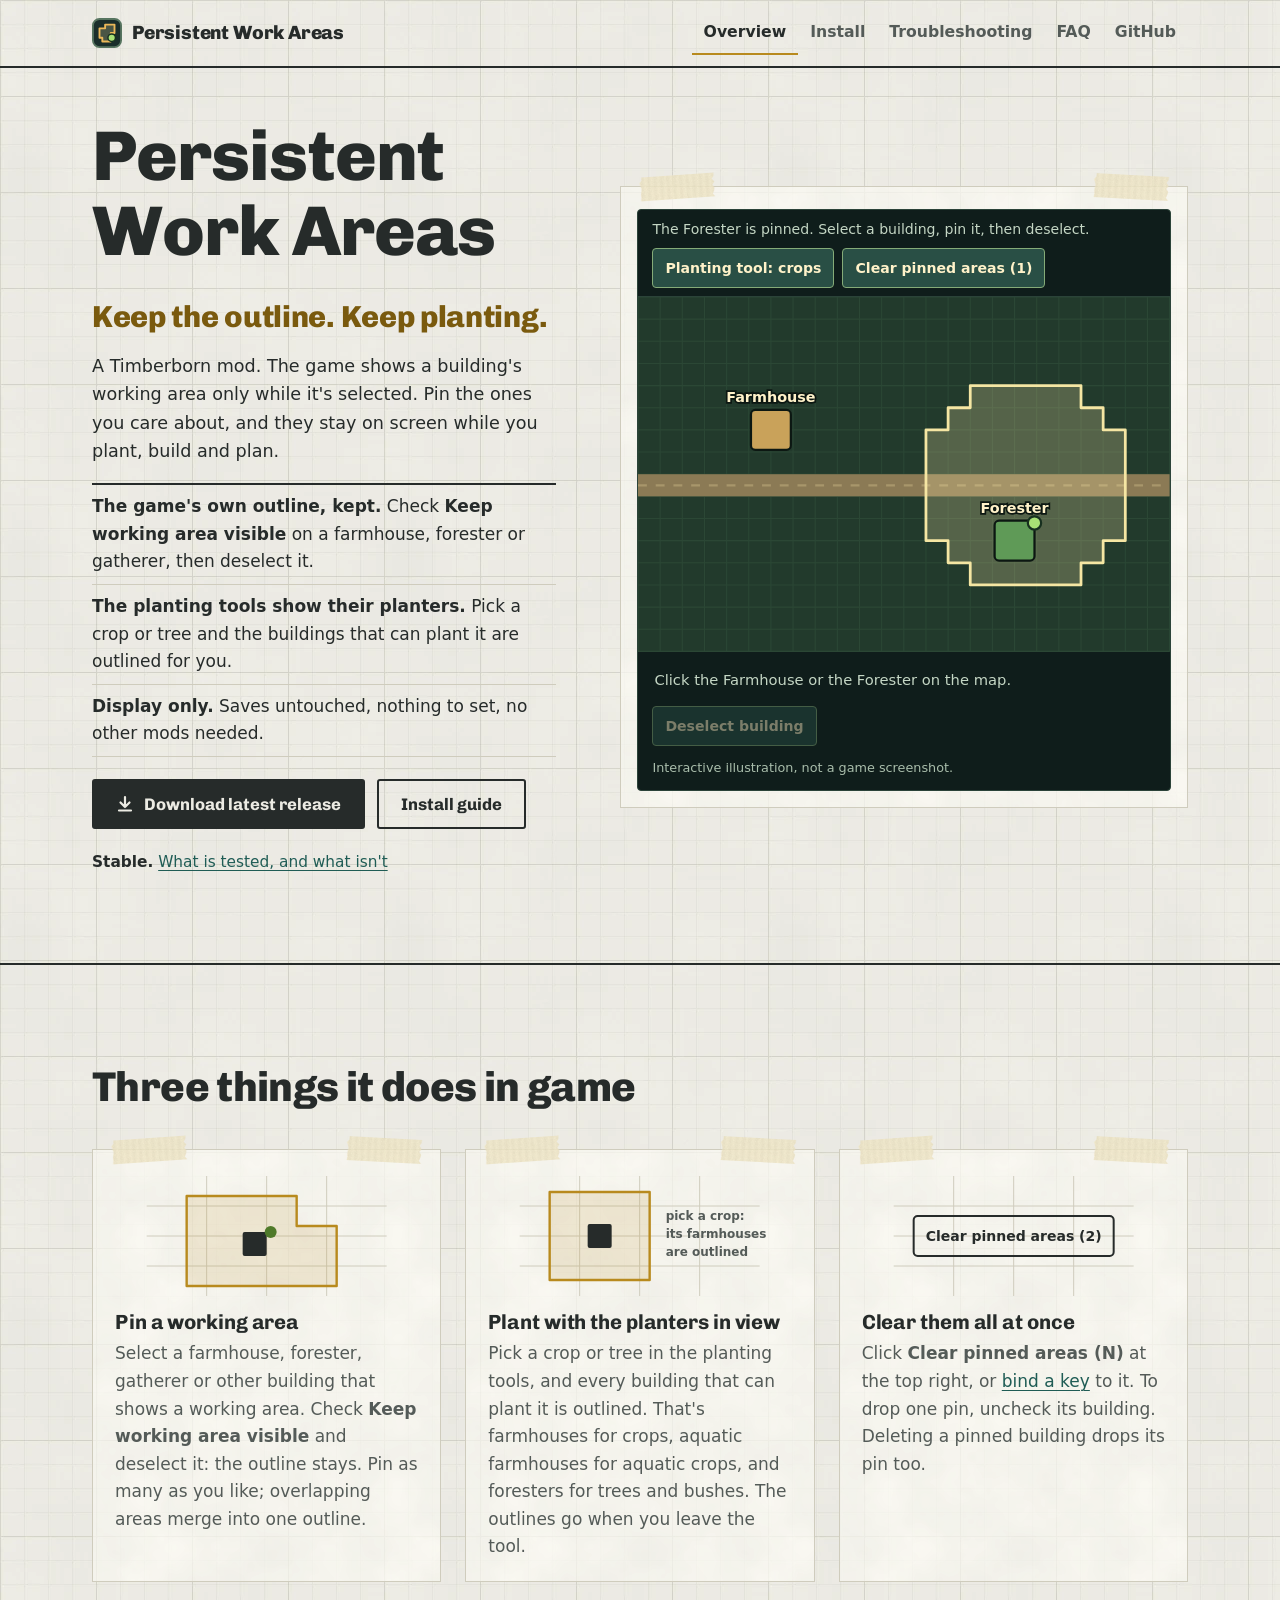
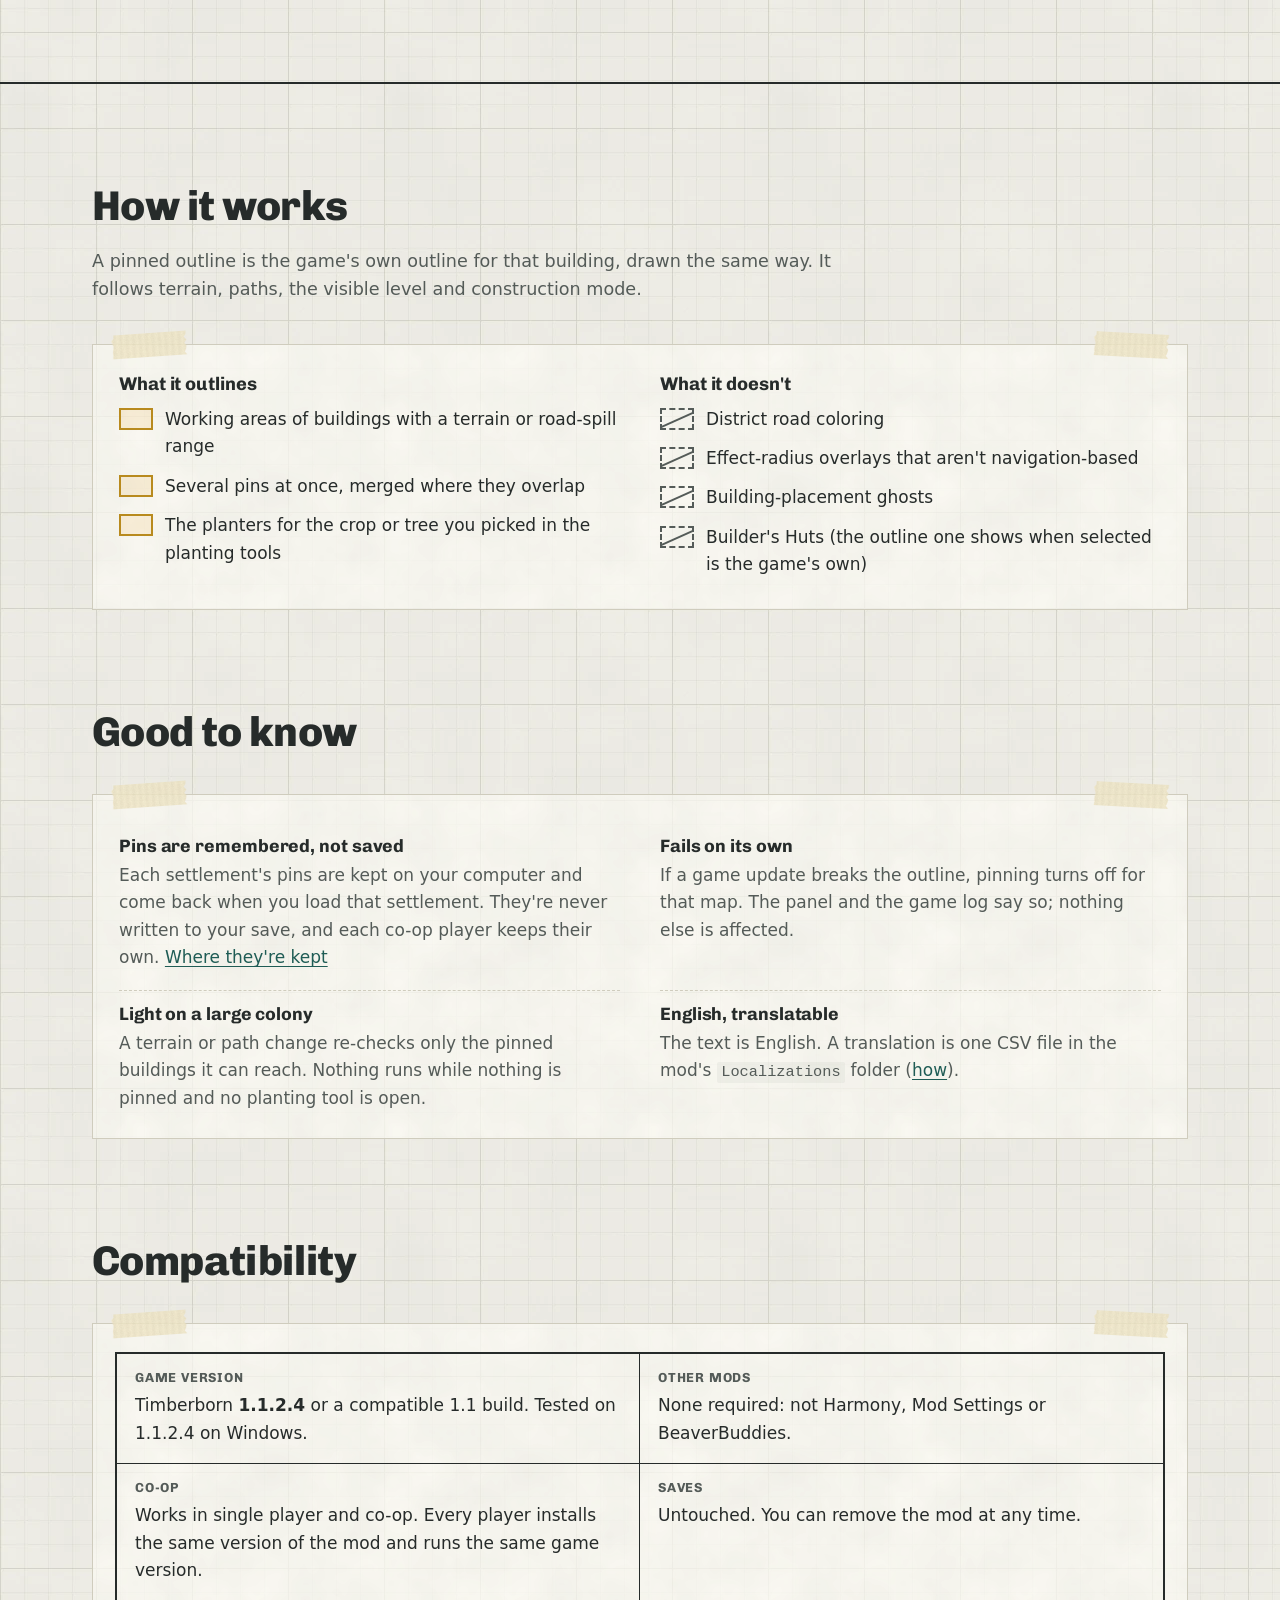
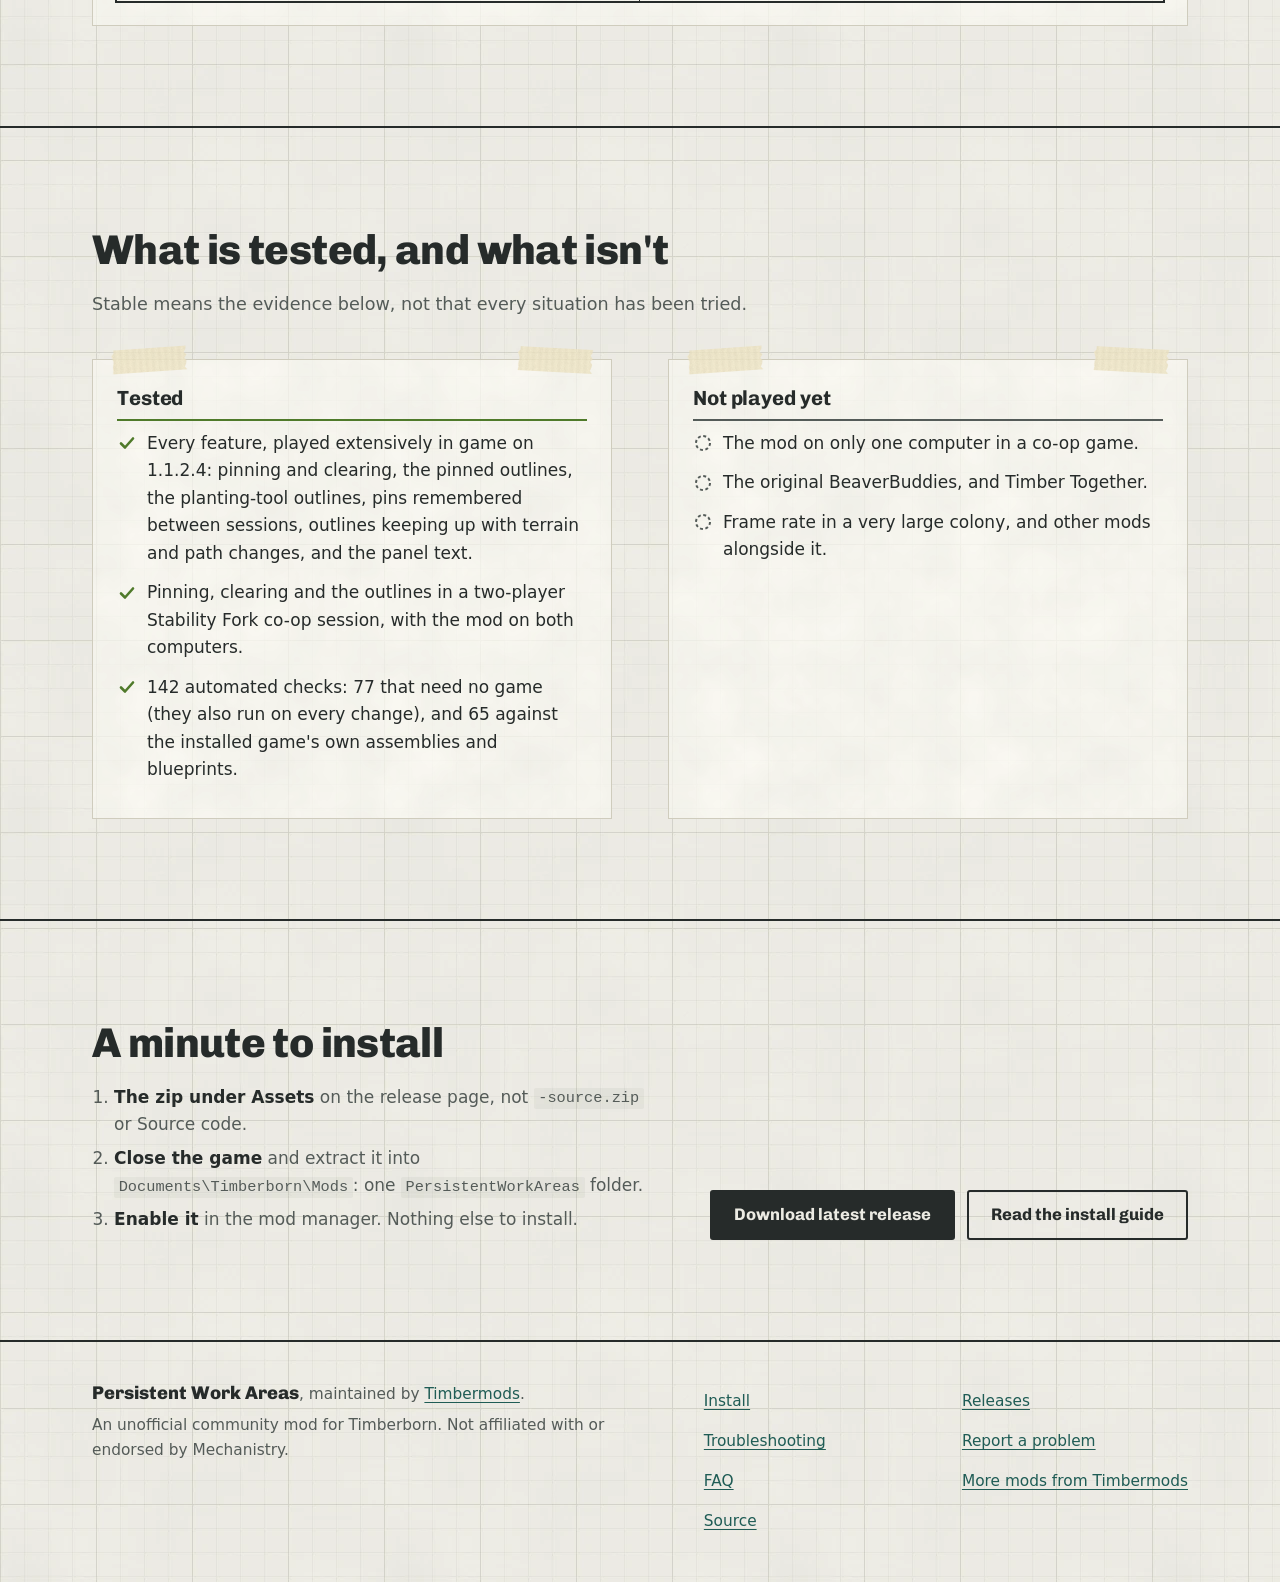
<file: docs/index.html>
<!doctype html>
<html lang="en">
<head>
<meta charset="utf-8">
<meta name="viewport" content="width=device-width, initial-scale=1">
<title>Persistent Work Areas</title>
<meta name="description" content="A Timberborn mod that keeps a building's working-area outline visible after you deselect it, and outlines the planters while you use the planting tools. Display only; saves untouched; no other mods needed.">
<link rel="canonical" href="https://timbermods.github.io/PersistentWorkAreas/">
<link rel="icon" href="assets/favicon.svg" type="image/svg+xml">
<meta property="og:type" content="website">
<meta property="og:title" content="Persistent Work Areas, a Timberborn mod">
<meta property="og:description" content="Keep the outline, keep planting: pin a building's working area so it stays on screen after you deselect it.">
<meta property="og:url" content="https://timbermods.github.io/PersistentWorkAreas/">
<meta name="theme-color" content="#ecebe3" media="(prefers-color-scheme: light)">
<meta name="theme-color" content="#17221f" media="(prefers-color-scheme: dark)">
<link rel="preload" href="assets/fonts/chivo-latin-800-normal.woff2" as="font" type="font/woff2" crossorigin>
<link rel="stylesheet" href="assets/style.css">
</head>
<body>
<a class="skip" href="#main">Skip to content</a>
<header class="site-header">
  <div class="container bar">
    <a class="brand" href="index.html">
      <svg viewBox="0 0 32 32" aria-hidden="true"><rect x="1" y="1" width="30" height="30" rx="7" fill="#1a2e2b" stroke="#577560" stroke-width="2"/><path d="M8 11h6V7h10v9h-4v9h-9v-4H8z" fill="#f5e6a3" fill-opacity=".22" stroke="#ebb859" stroke-width="2" stroke-linejoin="round"/><circle cx="21" cy="21" r="4" fill="#a8e075" stroke="#17301f" stroke-width="1.5"/></svg>
      <span>Persistent Work Areas</span>
    </a>
    <nav aria-label="Main">
      <ul>
        <li><a href="index.html" aria-current="page">Overview</a></li>
        <li><a href="install.html">Install</a></li>
        <li><a href="troubleshooting.html">Troubleshooting</a></li>
        <li><a href="faq.html">FAQ</a></li>
        <li><a href="https://github.com/timbermods/PersistentWorkAreas">GitHub</a></li>
      </ul>
    </nav>
  </div>
</header>

<main id="main">
  <div class="hero">
    <div class="container hero-grid">
      <div>
        <h1>Persistent Work Areas</h1>
        <p class="pitch">Keep the outline. Keep planting.</p>
        <p class="lede">A Timberborn mod. The game shows a building's working area only while it's selected. Pin the ones you care about, and they stay on screen while you plant, build and plan.</p>
        <ul class="facts">
          <li><b>The game's own outline, kept.</b> Check <strong>Keep working area visible</strong> on a farmhouse, forester or gatherer, then deselect it.</li>
          <li><b>The planting tools show their planters.</b> Pick a crop or tree and the buildings that can plant it are outlined for you.</li>
          <li><b>Display only.</b> Saves untouched, nothing to set, no other mods needed.</li>
        </ul>
        <div class="btn-row">
          <a class="btn" href="https://github.com/timbermods/PersistentWorkAreas/releases/latest" data-latest-zip><svg viewBox="0 0 18 18" aria-hidden="true"><path d="M9 2v10M4.5 7.5L9 12l4.5-4.5M3 15.5h12" fill="none" stroke="currentColor" stroke-width="2.2" stroke-linecap="round" stroke-linejoin="round"/></svg>Download latest release</a>
          <a class="btn btn-secondary" href="install.html">Install guide</a>
        </div>
        <p class="status-note"><strong>Stable.</strong> <span class="ver" data-latest-version hidden></span> <a href="#status">What is tested, and what isn't</a></p>
      </div>

      <div class="demo-sheet sheet taped">
        <figure class="demo" id="demo" aria-labelledby="demo-cap">
          <div class="demo-top">
            <span class="t" id="demo-cap">The Forester is pinned. Select a building, pin it, then deselect.</span>
            <div class="demo-tools">
              <button type="button" class="ui-btn" data-plant aria-pressed="false" hidden>Planting tool: crops</button>
              <button type="button" class="ui-btn" data-clear hidden>Clear pinned areas (0)</button>
            </div>
          </div>
          <svg class="map" viewBox="0 0 480 320" role="group" aria-label="Simplified map with a Farmhouse and a Forester beside a road"></svg>
          <div class="demo-ui">
            <p class="ui-empty">Click the Farmhouse or the Forester on the map.</p>
            <div class="ui-panel" hidden>
              <div class="h">WORKING AREA</div>
              <div class="who"></div>
              <button type="button" class="ui-toggle" aria-pressed="false">
                <span class="box" aria-hidden="true"><i></i></span>
                <span class="name">Keep working area visible</span>
                <span class="state" aria-hidden="true">OFF</span>
              </button>
              <p class="hint"></p>
            </div>
            <div><button type="button" class="ui-btn" data-deselect disabled>Deselect building</button></div>
          </div>
          <div class="demo-foot"><span>Interactive illustration, not a game screenshot.</span><span class="sr-only" role="status" aria-live="polite" data-status></span></div>
        </figure>
      </div>
    </div>
  </div>

  <section class="ruled" id="features">
    <div class="container">
      <div class="section-head">
        <h2>Three things it does in game</h2>
      </div>
      <ul class="moves">
        <li class="move sheet taped">
          <svg viewBox="0 0 240 120" aria-hidden="true"><g class="draw-grid"><path d="M0 30H240M0 60H240M0 90H240M60 0V120M120 0V120M180 0V120"/></g><path class="draw-fill" d="M40 20H150V50H190V110H40Z"/><path class="draw-outline" d="M40 20H150V50H190V110H40Z"/><rect class="draw-bld" x="96" y="56" width="24" height="24" rx="2"/><circle class="draw-pin" cx="124" cy="56" r="6"/></svg>
          <h3>Pin a working area</h3>
          <p>Select a farmhouse, forester, gatherer or other building that shows a working area. Check <strong>Keep working area visible</strong> and deselect it: the outline stays. Pin as many as you like; overlapping areas merge into one outline.</p>
        </li>
        <li class="move sheet taped">
          <svg viewBox="0 0 240 120" aria-hidden="true"><g class="draw-grid"><path d="M0 30H240M0 60H240M0 90H240M60 0V120M120 0V120M180 0V120"/></g><path class="draw-fill" d="M30 16H130V104H30Z"/><path class="draw-outline" d="M30 16H130V104H30Z"/><rect class="draw-bld" x="68" y="48" width="24" height="24" rx="2"/><g class="draw-label"><text x="146" y="44">pick a crop:</text><text x="146" y="62">its farmhouses</text><text x="146" y="80">are outlined</text></g></svg>
          <h3>Plant with the planters in view</h3>
          <p>Pick a crop or tree in the planting tools, and every building that can plant it is outlined. That's farmhouses for crops, aquatic farmhouses for aquatic crops, and foresters for trees and bushes. The outlines go when you leave the tool.</p>
        </li>
        <li class="move sheet taped">
          <svg viewBox="0 0 240 120" aria-hidden="true"><g class="draw-grid"><path d="M0 30H240M0 60H240M0 90H240M60 0V120M120 0V120M180 0V120"/></g><rect x="20" y="40" width="200" height="40" rx="4" fill="none" stroke="currentColor" stroke-width="2"/><text x="120" y="65" text-anchor="middle" class="draw-label draw-strong">Clear pinned areas (2)</text></svg>
          <h3>Clear them all at once</h3>
          <p>Click <strong>Clear pinned areas (N)</strong> at the top right, or <a href="install.html#keybinding">bind a key</a> to it. To drop one pin, uncheck its building. Deleting a pinned building drops its pin too.</p>
        </li>
      </ul>
    </div>
  </section>

  <section class="ruled" id="how">
    <div class="container">
      <div class="section-head">
        <h2>How it works</h2>
        <p>A pinned outline is the game's own outline for that building, drawn the same way. It follows terrain, paths, the visible level and construction mode.</p>
      </div>
      <div class="legend sheet taped">
        <div><h3>What it outlines</h3><ul>
          <li><span class="swatch" aria-hidden="true"></span><span>Working areas of buildings with a terrain or road-spill range</span></li>
          <li><span class="swatch" aria-hidden="true"></span><span>Several pins at once, merged where they overlap</span></li>
          <li><span class="swatch" aria-hidden="true"></span><span>The planters for the crop or tree you picked in the planting tools</span></li>
        </ul></div>
        <div><h3>What it doesn't</h3><ul>
          <li><span class="swatch no" aria-hidden="true"></span><span>District road coloring</span></li>
          <li><span class="swatch no" aria-hidden="true"></span><span>Effect-radius overlays that aren't navigation-based</span></li>
          <li><span class="swatch no" aria-hidden="true"></span><span>Building-placement ghosts</span></li>
          <li><span class="swatch no" aria-hidden="true"></span><span>Builder's Huts (the outline one shows when selected is the game's own)</span></li>
        </ul></div>
      </div>
    </div>
  </section>

  <section class="tight" id="details">
    <div class="container">
      <div class="section-head">
        <h2>Good to know</h2>
      </div>
      <div class="notes-sheet sheet taped">
        <div><h3>Pins are remembered, not saved</h3><p>Each settlement's pins are kept on your computer and come back when you load that settlement. They're never written to your save, and each co-op player keeps their own. <a href="faq.html#persist">Where they're kept</a></p></div>
        <div><h3>Fails on its own</h3><p>If a game update breaks the outline, pinning turns off for that map. The panel and the game log say so; nothing else is affected.</p></div>
        <div><h3>Light on a large colony</h3><p>A terrain or path change re-checks only the pinned buildings it can reach. Nothing runs while nothing is pinned and no planting tool is open.</p></div>
        <div><h3>English, translatable</h3><p>The text is English. A translation is one CSV file in the mod's <code>Localizations</code> folder (<a href="faq.html#language">how</a>).</p></div>
      </div>
    </div>
  </section>

  <section class="tight" id="compat">
    <div class="container">
      <div class="section-head"><h2>Compatibility</h2></div>
      <div class="tb-sheet sheet taped">
        <dl class="title-block">
          <div><dt>Game version</dt><dd><p>Timberborn <strong>1.1.2.4</strong> or a compatible 1.1 build. Tested on 1.1.2.4 on Windows.</p></dd></div>
          <div><dt>Other mods</dt><dd><p>None required: not Harmony, Mod Settings or BeaverBuddies.</p></dd></div>
          <div><dt>Co-op</dt><dd><p>Works in single player and co-op. Every player installs the same version of the mod and runs the same game version.</p></dd></div>
          <div><dt>Saves</dt><dd><p>Untouched. You can remove the mod at any time.</p></dd></div>
        </dl>
      </div>
    </div>
  </section>

  <section class="ruled" id="status">
    <div class="container">
      <div class="section-head">
        <h2>What is tested, and what isn't</h2>
        <p>Stable means the evidence below, not that every situation has been tried.</p>
      </div>
      <div class="status-grid">
        <div class="sheet taped">
          <h3>Tested</h3>
          <ul class="checks">
            <li>Every feature, played extensively in game on 1.1.2.4: pinning and clearing, the pinned outlines, the planting-tool outlines, pins remembered between sessions, outlines keeping up with terrain and path changes, and the panel text.</li>
            <li>Pinning, clearing and the outlines in a two-player Stability Fork co-op session, with the mod on both computers.</li>
            <li>142 automated checks: 77 that need no game (they also run on every change), and 65 against the installed game's own assemblies and blueprints.</li>
          </ul>
        </div>
        <div class="sheet taped open-col">
          <h3>Not played yet</h3>
          <ul class="checks open">
            <li>The mod on only one computer in a co-op game.</li>
            <li>The original BeaverBuddies, and Timber Together.</li>
            <li>Frame rate in a very large colony, and other mods alongside it.</li>
          </ul>
        </div>
      </div>
    </div>
  </section>

  <section class="ruled cta">
    <div class="container">
      <div>
        <h2>A minute to install</h2>
        <ol>
          <li><b>The zip under Assets</b> on the release page, not <code>-source.zip</code> or Source code.</li>
          <li><b>Close the game</b> and extract it into <code>Documents\Timberborn\Mods</code>: one <code>PersistentWorkAreas</code> folder.</li>
          <li><b>Enable it</b> in the mod manager. Nothing else to install.</li>
        </ol>
      </div>
      <div class="btn-row">
        <a class="btn" href="https://github.com/timbermods/PersistentWorkAreas/releases/latest" data-latest-zip>Download latest release</a>
        <a class="btn btn-secondary" href="install.html">Read the install guide</a>
      </div>
    </div>
  </section>
</main>

<footer class="site-footer">
  <div class="container foot">
    <div>
      <p><strong>Persistent Work Areas</strong>, maintained by <a href="https://github.com/timbermods">Timbermods</a>.</p>
      <p>An unofficial community mod for Timberborn. Not affiliated with or endorsed by Mechanistry.</p>
    </div>
    <ul aria-label="Links">
      <li><a href="install.html">Install</a></li>
      <li><a href="troubleshooting.html">Troubleshooting</a></li>
      <li><a href="faq.html">FAQ</a></li>
      <li><a href="https://github.com/timbermods/PersistentWorkAreas">Source</a></li>
      <li><a href="https://github.com/timbermods/PersistentWorkAreas/releases">Releases</a></li>
      <li><a href="https://github.com/timbermods/PersistentWorkAreas/issues">Report a problem</a></li>
      <li><a href="https://timbermods.github.io/">More mods from Timbermods</a></li>
    </ul>
  </div>
</footer>
<script src="assets/site.js" defer></script>
<script src="assets/demo.js" defer></script>
</body>
</html>
</file>
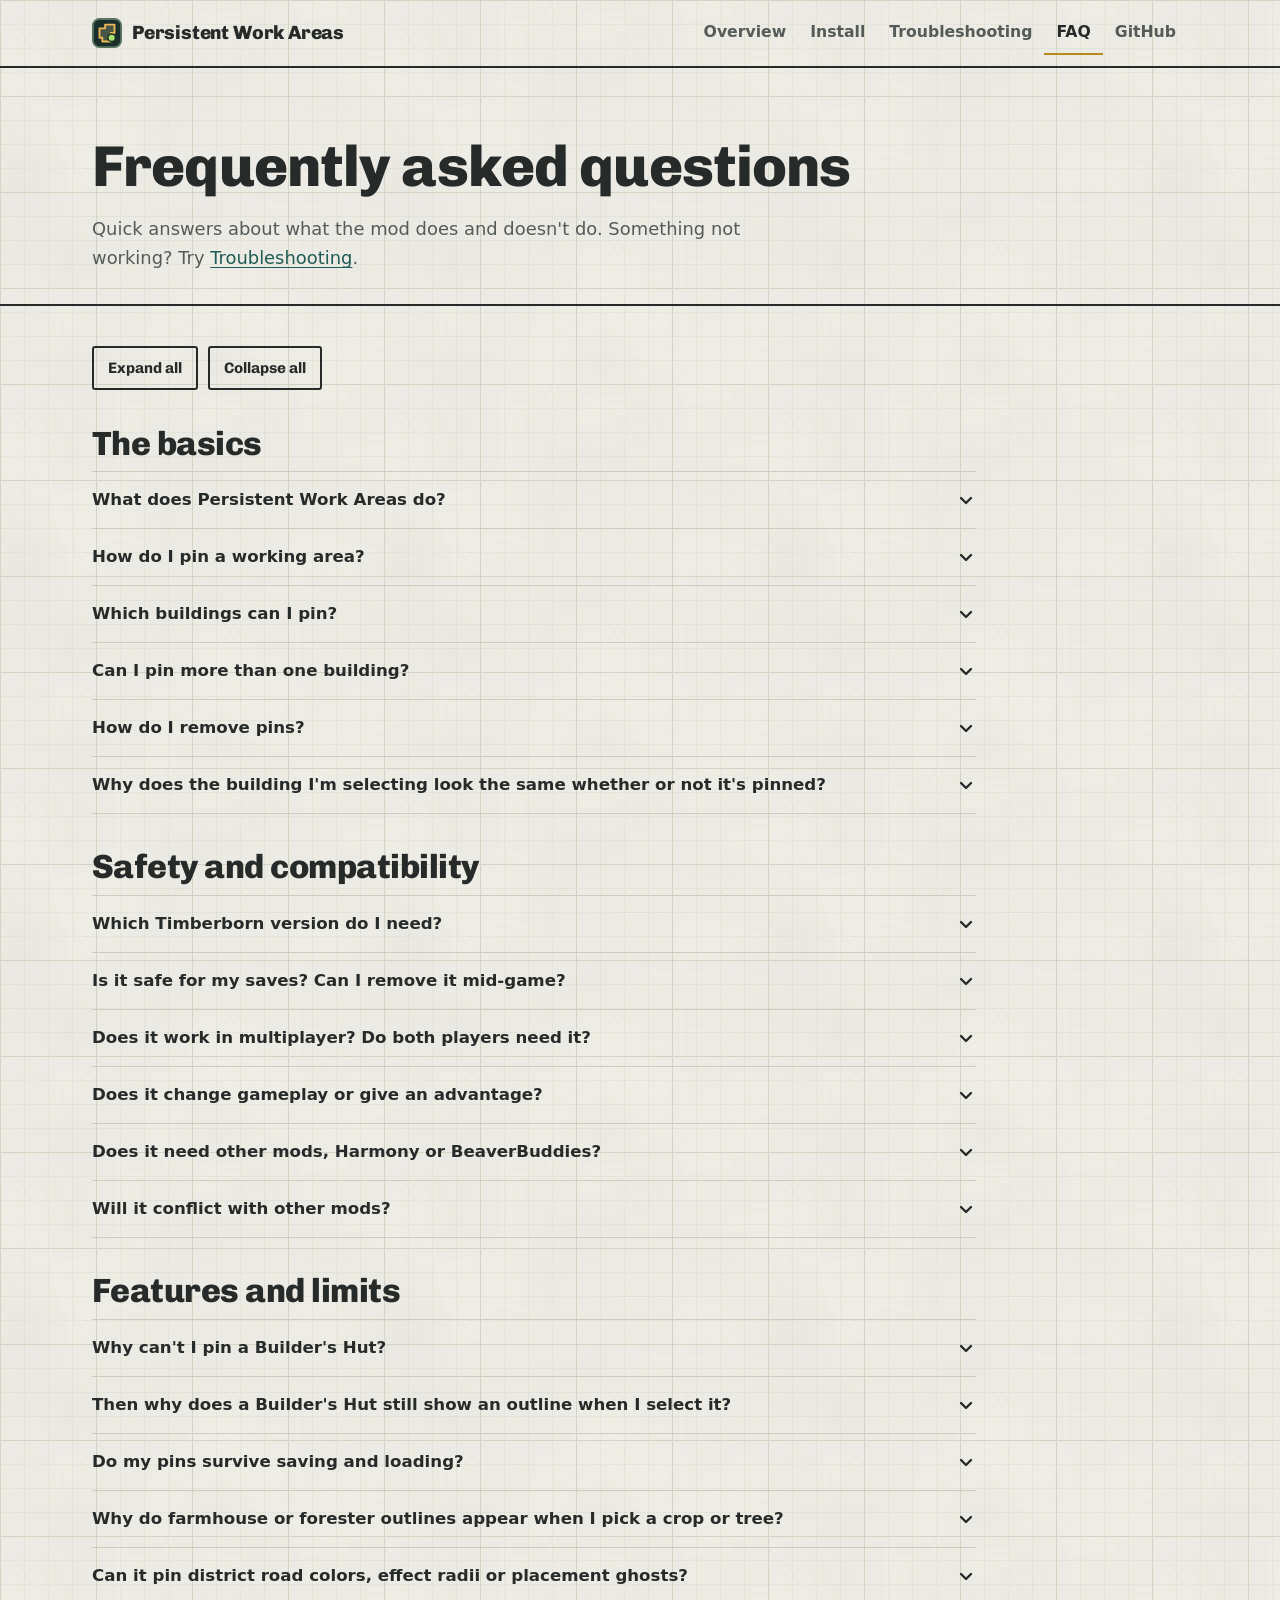
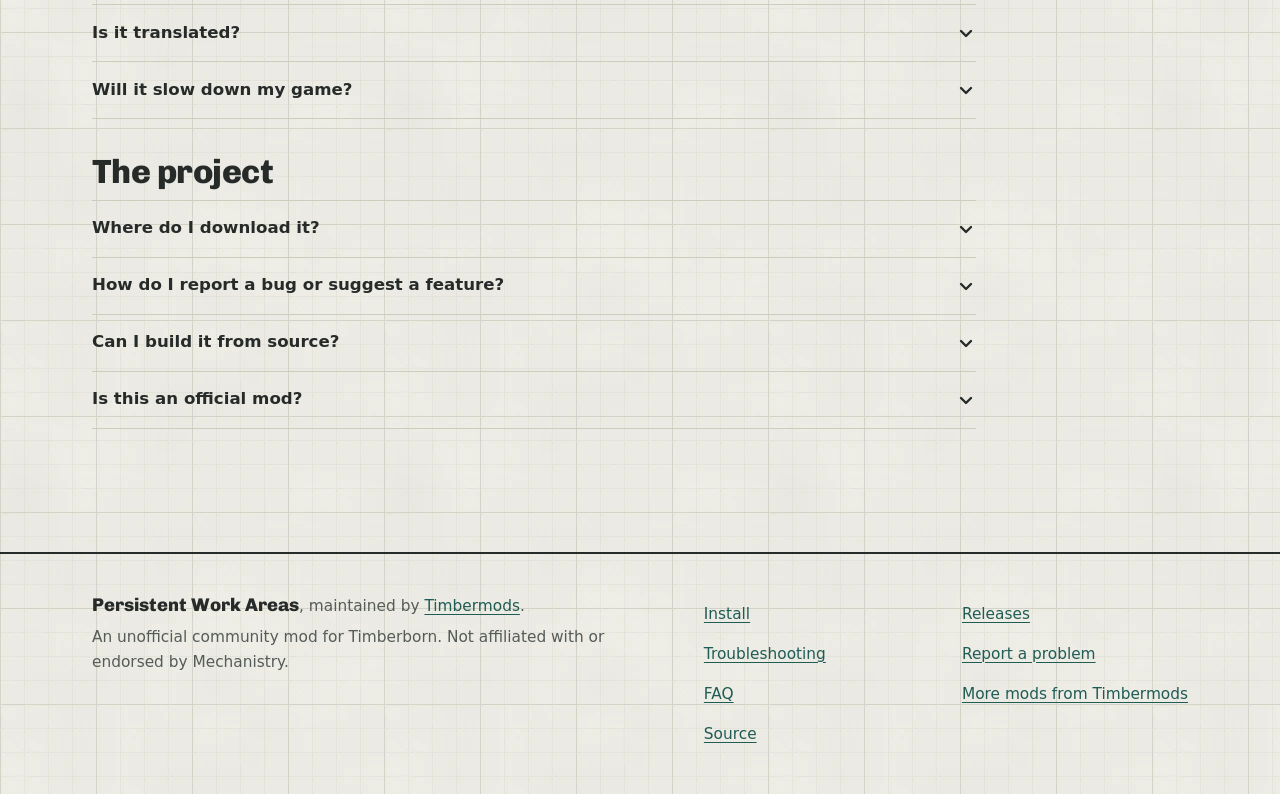
<file: docs/faq.html>
<!doctype html>
<html lang="en">
<head>
<meta charset="utf-8">
<meta name="viewport" content="width=device-width, initial-scale=1">
<title>FAQ - Persistent Work Areas</title>
<meta name="description" content="Answers about the Persistent Work Areas Timberborn mod: supported buildings, saves, multiplayer, Builder's Huts, performance and more.">
<link rel="canonical" href="https://timbermods.github.io/PersistentWorkAreas/faq.html">
<link rel="icon" href="assets/favicon.svg" type="image/svg+xml">
<meta name="theme-color" content="#ecebe3" media="(prefers-color-scheme: light)">
<meta name="theme-color" content="#17221f" media="(prefers-color-scheme: dark)">
<link rel="preload" href="assets/fonts/chivo-latin-800-normal.woff2" as="font" type="font/woff2" crossorigin>
<link rel="stylesheet" href="assets/style.css">
</head>
<body>
<a class="skip" href="#main">Skip to content</a>
<header class="site-header">
  <div class="container bar">
    <a class="brand" href="index.html">
      <svg viewBox="0 0 32 32" aria-hidden="true"><rect x="1" y="1" width="30" height="30" rx="7" fill="#1a2e2b" stroke="#577560" stroke-width="2"/><path d="M8 11h6V7h10v9h-4v9h-9v-4H8z" fill="#f5e6a3" fill-opacity=".22" stroke="#ebb859" stroke-width="2" stroke-linejoin="round"/><circle cx="21" cy="21" r="4" fill="#a8e075" stroke="#17301f" stroke-width="1.5"/></svg>
      <span>Persistent Work Areas</span>
    </a>
    <nav aria-label="Main">
      <ul>
        <li><a href="index.html">Overview</a></li>
        <li><a href="install.html">Install</a></li>
        <li><a href="troubleshooting.html">Troubleshooting</a></li>
        <li><a href="faq.html" aria-current="page">FAQ</a></li>
        <li><a href="https://github.com/timbermods/PersistentWorkAreas">GitHub</a></li>
      </ul>
    </nav>
  </div>
</header>

<main id="main">
  <div class="page-head">
    <div class="container">
      <h1>Frequently asked questions</h1>
      <p>Quick answers about what the mod does and doesn't do. Something not working? Try <a href="troubleshooting.html">Troubleshooting</a>.</p>
    </div>
  </div>

  <div class="container faq-wrap">
    <div class="prose">
      <div class="q-tools">
        <button type="button" class="btn btn-secondary btn-small" data-expand>Expand all</button>
        <button type="button" class="btn btn-secondary btn-small" data-collapse>Collapse all</button>
      </div>

      <div class="faq-group">
        <h2>The basics</h2>
        <details class="q" id="what">
          <summary>What does Persistent Work Areas do?</summary>
          <div class="a"><p>Timberborn shows a building's working area only while it's selected. This mod adds a <strong>Keep working area visible</strong> checkbox to the building's panel. Turn it on, and the outline stays after you deselect, so you can plant and build with it in view.</p></div>
        </details>
        <details class="q" id="how">
          <summary>How do I pin a working area?</summary>
          <div class="a"><p>Select a building such as a farmhouse or forester. In its <strong>WORKING AREA</strong> section, click <strong>Keep working area visible</strong> so it reads <strong>ON</strong>, then deselect it.</p></div>
        </details>
        <details class="q" id="which">
          <summary>Which buildings can I pin?</summary>
          <div class="a"><p>Any building that shows a working area when selected, such as farmhouses, foresters, lumberjack flags and gatherers. Builder's Huts are the exception (<a href="#builder">why</a>).</p></div>
        </details>
        <details class="q" id="multiple">
          <summary>Can I pin more than one building?</summary>
          <div class="a"><p>Yes. Overlapping pinned areas merge into one outline, and separate areas are all shown.</p></div>
        </details>
        <details class="q" id="remove">
          <summary>How do I remove pins?</summary>
          <div class="a">
            <ul>
              <li><strong>One pin:</strong> select the building and uncheck its box.</li>
              <li><strong>All pins:</strong> click <strong>Clear pinned areas (N)</strong> at the top right, or press the key you <a href="install.html#keybinding">assigned</a>.</li>
              <li>Deleting a pinned building also removes its pin.</li>
            </ul>
          </div>
        </details>
        <details class="q" id="selected-look">
          <summary>Why does the building I'm selecting look the same whether or not it's pinned?</summary>
          <div class="a"><p>A selected building always shows the game's normal outline. The pinned outline takes over when you deselect it. The <strong>ON</strong>/<strong>OFF</strong> badge in the panel shows whether it's pinned.</p></div>
        </details>
      </div>

      <div class="faq-group">
        <h2>Safety and compatibility</h2>
        <details class="q" id="version">
          <summary>Which Timberborn version do I need?</summary>
          <div class="a"><p>Timberborn <strong>1.1.2.4</strong> or a compatible 1.1 build; it's tested on 1.1.2.4. If a later game version breaks the outline, pinning turns off for that map and the panel says so. Nothing else is affected.</p></div>
        </details>
        <details class="q" id="saves">
          <summary>Is it safe for my saves? Can I remove it mid-game?</summary>
          <div class="a"><p>Yes. The mod never writes to your saves and doesn't change buildings, beavers or the simulation. You can disable or delete it at any time, and your colony loads as normal.</p></div>
        </details>
        <details class="q" id="multiplayer">
          <summary>Does it work in multiplayer? Do both players need it?</summary>
          <div class="a"><p>Yes. It works with the <strong>BeaverBuddies Stability Fork</strong>, and the same in single-player. For co-op, every player installs the same version of the mod and runs the same game version (<a href="index.html#status">what's been played</a>). Pins are local, so what you pin never shows for anyone else.</p></div>
        </details>
        <details class="q" id="advantage">
          <summary>Does it change gameplay or give an advantage?</summary>
          <div class="a"><p>No. It only draws the outline the game already shows for a selected building. It doesn't change what buildings can reach or do.</p></div>
        </details>
        <details class="q" id="deps">
          <summary>Does it need other mods, Harmony or BeaverBuddies?</summary>
          <div class="a"><p>No. It has no required mods and uses no Harmony patches.</p></div>
        </details>
        <details class="q" id="conflicts">
          <summary>Will it conflict with other mods?</summary>
          <div class="a"><p>Unlikely, since it patches nothing, but it hasn't been tested with every mod. If you hit a problem, <a href="troubleshooting.html#report">report it</a> with your mod list.</p></div>
        </details>
      </div>

      <div class="faq-group">
        <h2>Features and limits</h2>
        <details class="q" id="builder">
          <summary>Why can't I pin a Builder's Hut?</summary>
          <div class="a"><p>The game gives every Builder's Hut a road-spill range, but it isn't a working area you'd want to keep on screen. So Builder's Huts get no pin.</p></div>
        </details>
        <details class="q" id="builder-outline">
          <summary>Then why does a Builder's Hut still show an outline when I select it?</summary>
          <div class="a"><p>That outline is Timberborn's own, for the same range. To check, disable the mod and select a Builder's Hut: the outline is still there.</p></div>
        </details>
        <details class="q" id="persist">
          <summary>Do my pins survive saving and loading?</summary>
          <div class="a"><p>Yes. Each settlement's pins are kept on your computer, never in the save, and come back when you load any save of that settlement. They live in <code>Documents\Timberborn\PersistentWorkAreas\Pins.txt</code>; delete it to forget every pin. <a href="troubleshooting.html#pins-vanish">Pins gone?</a></p></div>
        </details>
        <details class="q" id="planting">
          <summary>Why do farmhouse or forester outlines appear when I pick a crop or tree?</summary>
          <div class="a"><p>Picking a crop or tree in the planting tools outlines every building that can plant it, even one still under construction. That's farmhouses for crops, aquatic farmhouses for aquatic crops, and foresters for trees and bushes. The outlines go when you leave the tool, and <strong>Clear pinned areas (N)</strong> doesn't remove them.</p></div>
        </details>
        <details class="q" id="overlays">
          <summary>Can it pin district road colors, effect radii or placement ghosts?</summary>
          <div class="a"><p>No. It pins working areas only.</p></div>
        </details>
        <details class="q" id="language">
          <summary>Is it translated?</summary>
          <div class="a"><p>Not yet: the text is English, all in <code>version-1.1/Localizations/enUS_PersistentWorkAreas.csv</code>. A translation is one more file there with the same keys, named for the game's language code, for example <code>deDE_PersistentWorkAreas.csv</code>. Keep <code>{0}</code> in the clear-button text: it becomes the pin count.</p></div>
        </details>
        <details class="q" id="perf">
          <summary>Will it slow down my game?</summary>
          <div class="a"><p>It's built not to. A terrain or path change re-checks only the pinned buildings it can reach, and nothing runs while nothing is pinned and no planting tool is open. If you notice a drop in a very large colony, <a href="troubleshooting.html#performance">let us know</a>.</p></div>
        </details>
      </div>

      <div class="faq-group">
        <h2>The project</h2>
        <details class="q" id="download">
          <summary>Where do I download it?</summary>
          <div class="a"><p>From the <a href="https://github.com/timbermods/PersistentWorkAreas/releases/latest">GitHub releases page</a>. The <a href="install.html">install guide</a> walks through the rest.</p></div>
        </details>
        <details class="q" id="bugs">
          <summary>How do I report a bug or suggest a feature?</summary>
          <div class="a"><p>Open an <a href="https://github.com/timbermods/PersistentWorkAreas/issues/new">issue on GitHub</a>. For a bug, <a href="troubleshooting.html#report">here's what helps</a>.</p></div>
        </details>
        <details class="q" id="source">
          <summary>Can I build it from source?</summary>
          <div class="a"><p>Yes. See <a href="https://github.com/timbermods/PersistentWorkAreas/blob/main/DEVELOPING.md">DEVELOPING.md</a> in the repository. The source is under the <a href="https://github.com/timbermods/PersistentWorkAreas/blob/main/LICENSE">MIT license</a>.</p></div>
        </details>
        <details class="q" id="affiliation">
          <summary>Is this an official mod?</summary>
          <div class="a"><p>No. It's an unofficial community mod, not affiliated with or endorsed by Mechanistry, the makers of Timberborn.</p></div>
        </details>
      </div>
    </div>
  </div>
</main>

<footer class="site-footer">
  <div class="container foot">
    <div>
      <p><strong>Persistent Work Areas</strong>, maintained by <a href="https://github.com/timbermods">Timbermods</a>.</p>
      <p>An unofficial community mod for Timberborn. Not affiliated with or endorsed by Mechanistry.</p>
    </div>
    <ul aria-label="Links">
      <li><a href="install.html">Install</a></li>
      <li><a href="troubleshooting.html">Troubleshooting</a></li>
      <li><a href="faq.html">FAQ</a></li>
      <li><a href="https://github.com/timbermods/PersistentWorkAreas">Source</a></li>
      <li><a href="https://github.com/timbermods/PersistentWorkAreas/releases">Releases</a></li>
      <li><a href="https://github.com/timbermods/PersistentWorkAreas/issues">Report a problem</a></li>
      <li><a href="https://timbermods.github.io/">More mods from Timbermods</a></li>
    </ul>
  </div>
</footer>
<script src="assets/site.js" defer></script>
<script>
(function () {
  var all = function () { return document.querySelectorAll("details.q"); };
  function openFromHash() {
    var id = decodeURIComponent(location.hash.slice(1));
    var el = id && document.getElementById(id);
    if (el && el.tagName === "DETAILS") { el.open = true; el.scrollIntoView(); }
  }
  document.querySelector("[data-expand]").addEventListener("click", function () { all().forEach(function (d) { d.open = true; }); });
  document.querySelector("[data-collapse]").addEventListener("click", function () { all().forEach(function (d) { d.open = false; }); });
  window.addEventListener("hashchange", openFromHash);
  openFromHash();
})();
</script>
</body>
</html>
</file>
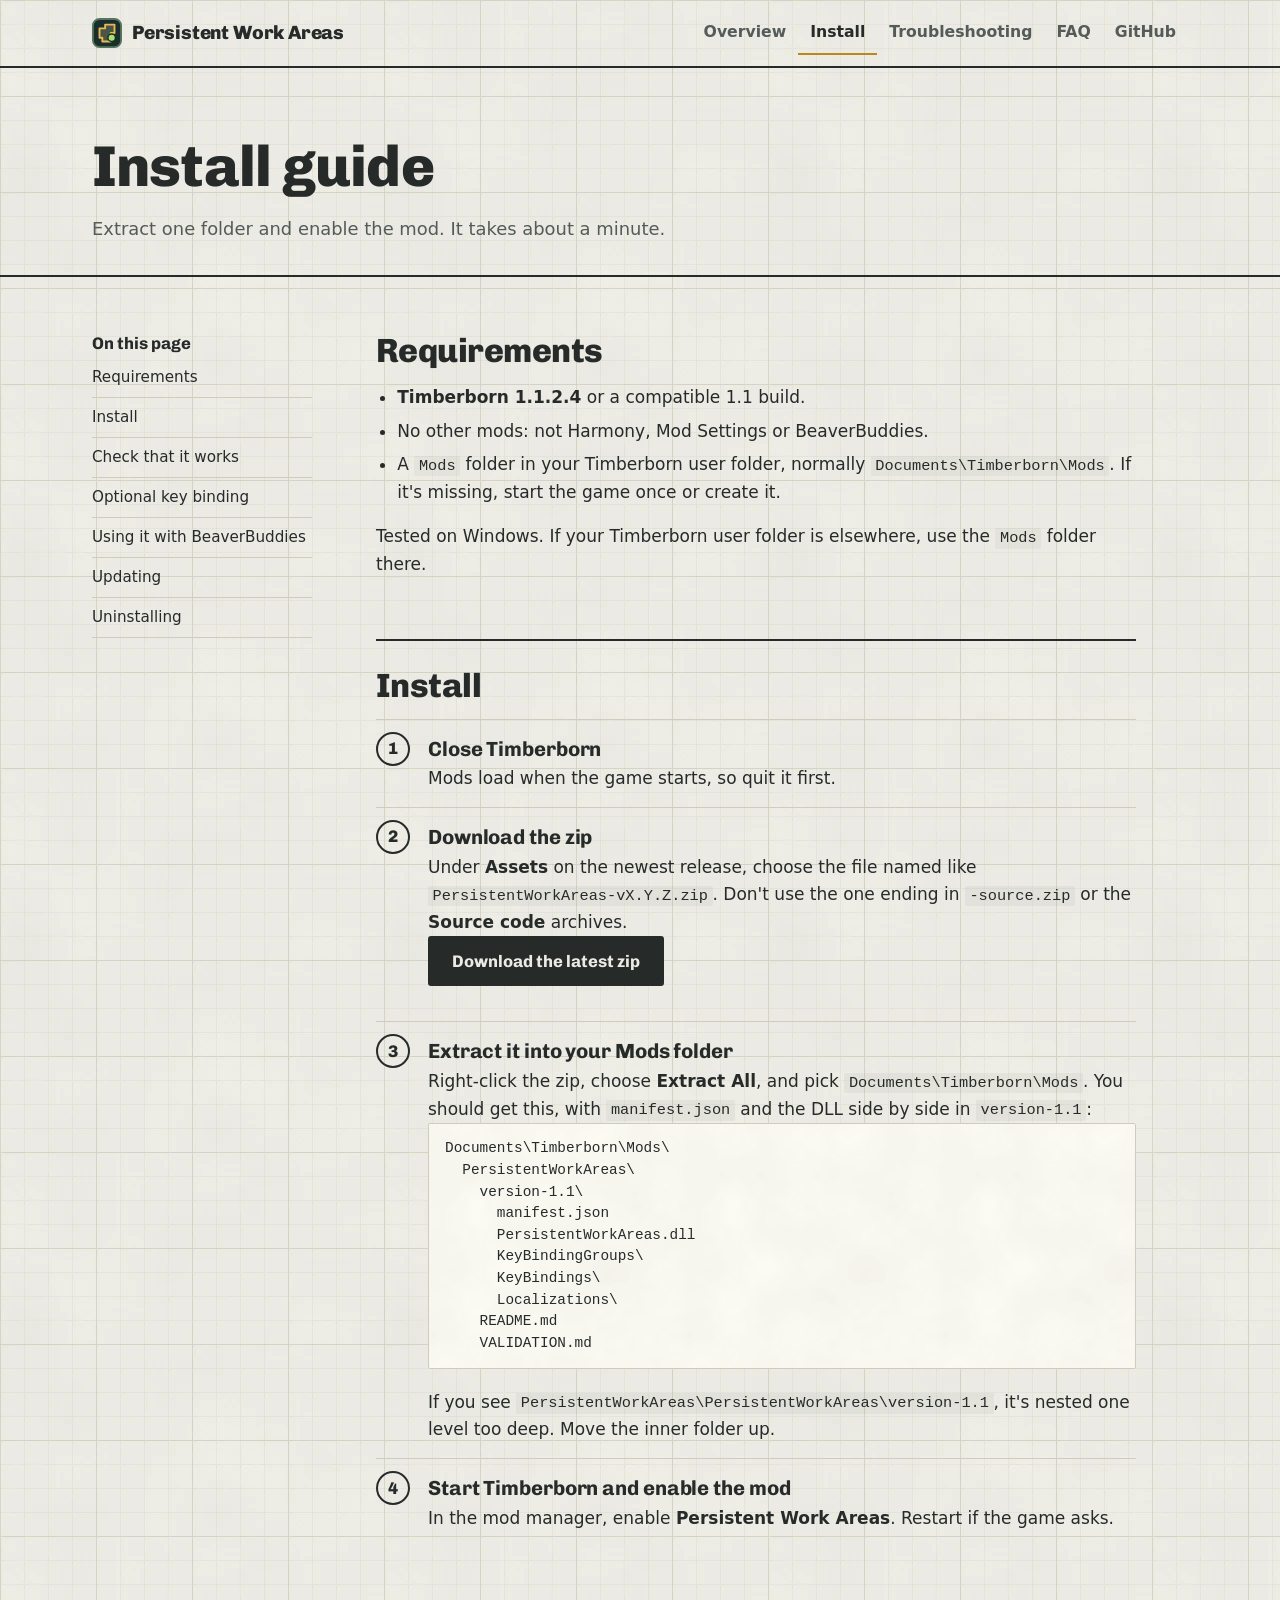
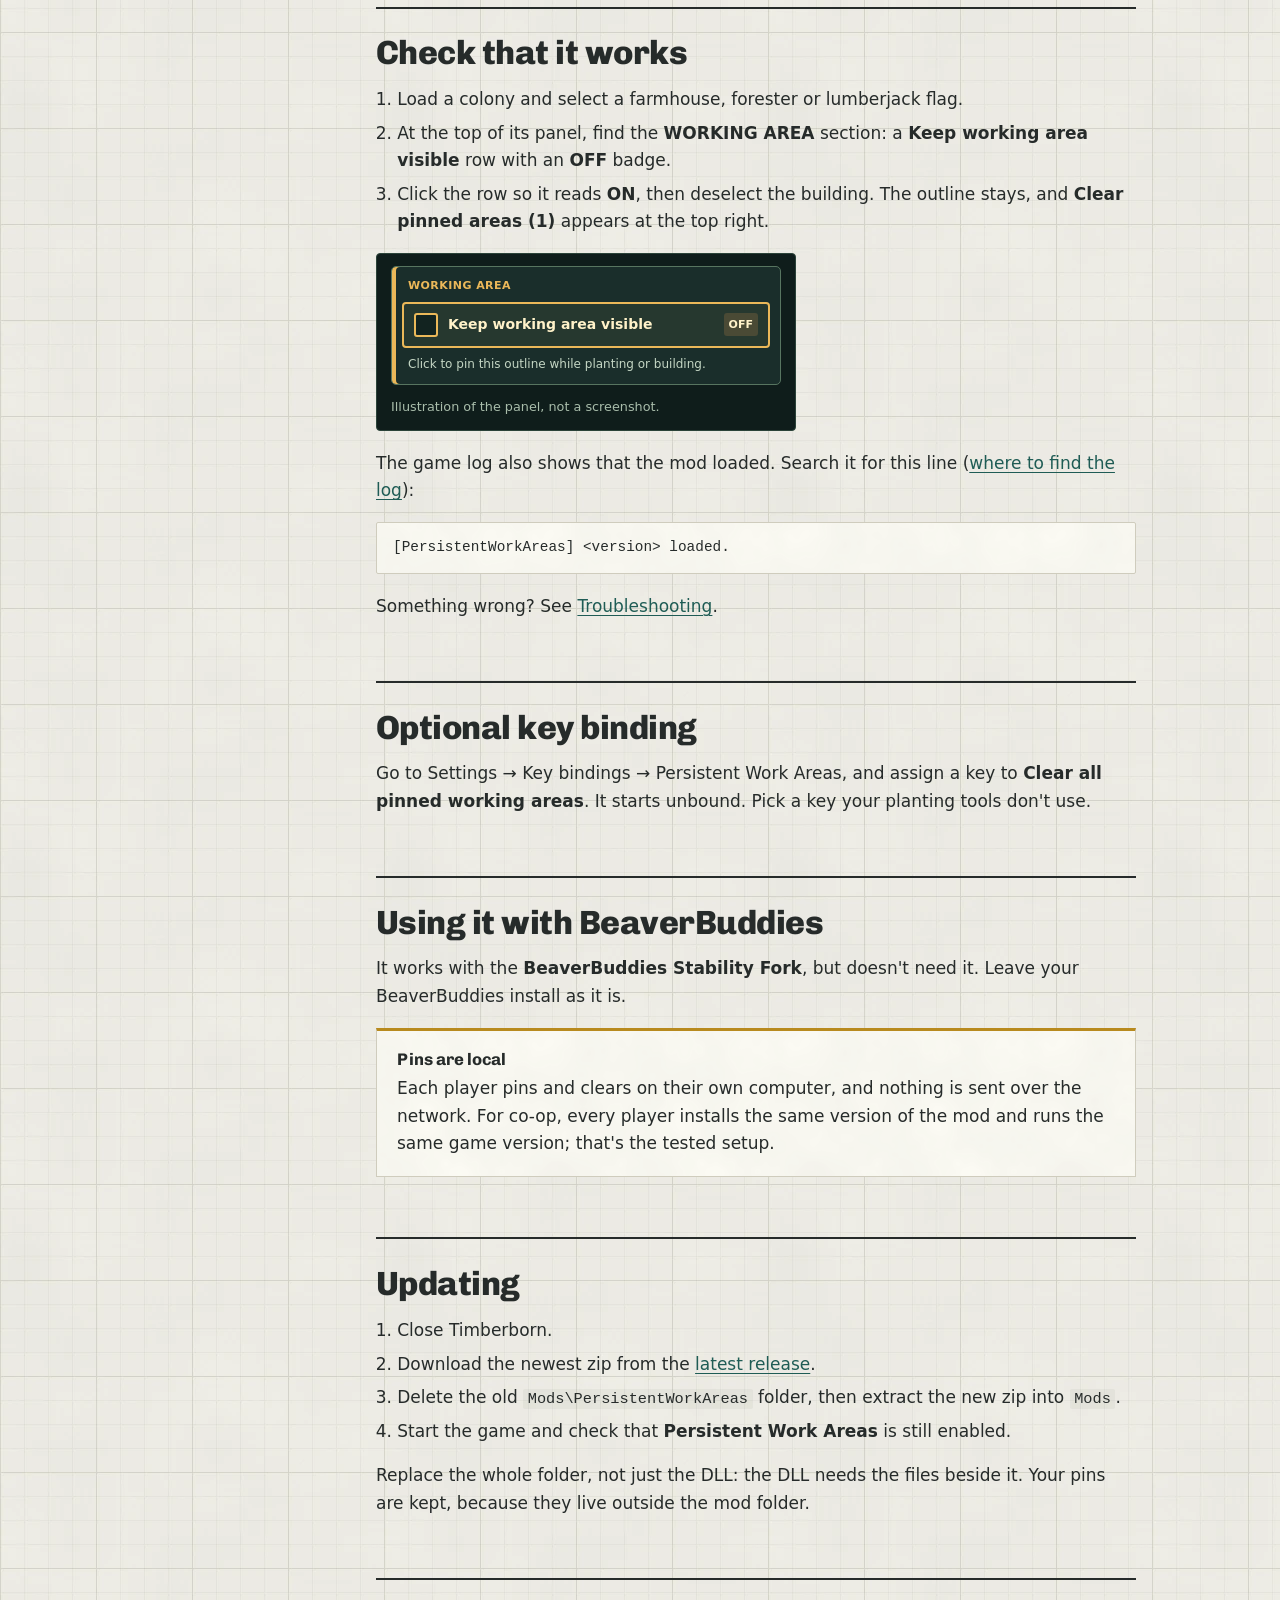
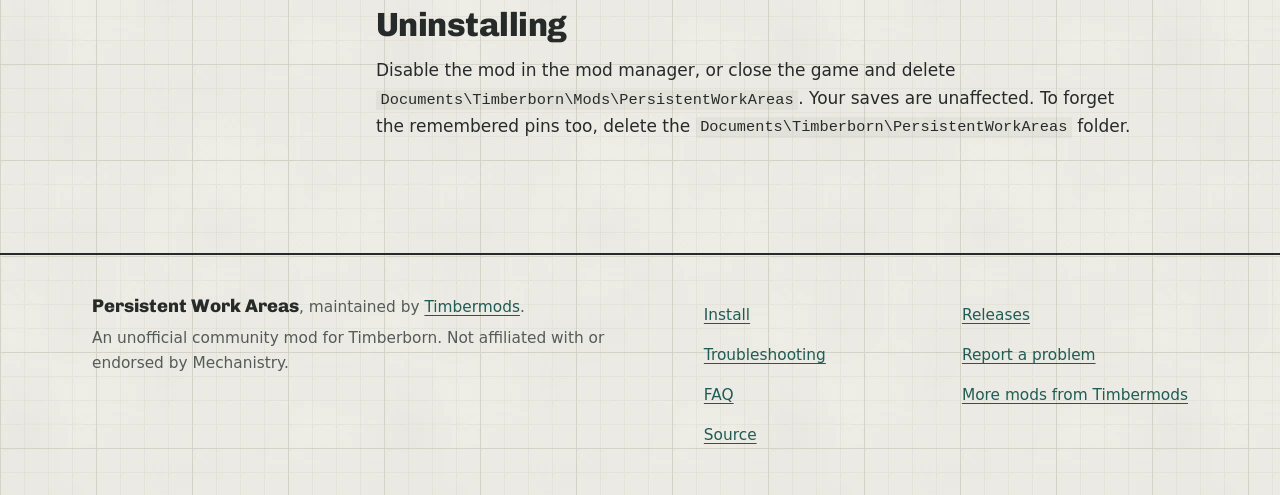
<file: docs/install.html>
<!doctype html>
<html lang="en">
<head>
<meta charset="utf-8">
<meta name="viewport" content="width=device-width, initial-scale=1">
<title>Install guide - Persistent Work Areas</title>
<meta name="description" content="How to install, enable, update and remove the Persistent Work Areas Timberborn mod.">
<link rel="canonical" href="https://timbermods.github.io/PersistentWorkAreas/install.html">
<link rel="icon" href="assets/favicon.svg" type="image/svg+xml">
<meta name="theme-color" content="#ecebe3" media="(prefers-color-scheme: light)">
<meta name="theme-color" content="#17221f" media="(prefers-color-scheme: dark)">
<link rel="preload" href="assets/fonts/chivo-latin-800-normal.woff2" as="font" type="font/woff2" crossorigin>
<link rel="stylesheet" href="assets/style.css">
</head>
<body>
<a class="skip" href="#main">Skip to content</a>
<header class="site-header">
  <div class="container bar">
    <a class="brand" href="index.html">
      <svg viewBox="0 0 32 32" aria-hidden="true"><rect x="1" y="1" width="30" height="30" rx="7" fill="#1a2e2b" stroke="#577560" stroke-width="2"/><path d="M8 11h6V7h10v9h-4v9h-9v-4H8z" fill="#f5e6a3" fill-opacity=".22" stroke="#ebb859" stroke-width="2" stroke-linejoin="round"/><circle cx="21" cy="21" r="4" fill="#a8e075" stroke="#17301f" stroke-width="1.5"/></svg>
      <span>Persistent Work Areas</span>
    </a>
    <nav aria-label="Main">
      <ul>
        <li><a href="index.html">Overview</a></li>
        <li><a href="install.html" aria-current="page">Install</a></li>
        <li><a href="troubleshooting.html">Troubleshooting</a></li>
        <li><a href="faq.html">FAQ</a></li>
        <li><a href="https://github.com/timbermods/PersistentWorkAreas">GitHub</a></li>
      </ul>
    </nav>
  </div>
</header>

<main id="main">
  <div class="page-head">
    <div class="container">
      <h1>Install guide</h1>
      <p>Extract one folder and enable the mod. It takes about a minute.</p>
    </div>
  </div>

  <div class="container layout">
    <aside class="toc" aria-label="On this page">
      <strong>On this page</strong>
      <ol>
        <li><a href="#requirements">Requirements</a></li>
        <li><a href="#install">Install</a></li>
        <li><a href="#verify">Check that it works</a></li>
        <li><a href="#keybinding">Optional key binding</a></li>
        <li><a href="#coop">Using it with BeaverBuddies</a></li>
        <li><a href="#update">Updating</a></li>
        <li><a href="#uninstall">Uninstalling</a></li>
      </ol>
    </aside>

    <div class="prose">
      <h2 id="requirements">Requirements</h2>
      <ul>
        <li><strong>Timberborn 1.1.2.4</strong> or a compatible 1.1 build.</li>
        <li>No other mods: not Harmony, Mod Settings or BeaverBuddies.</li>
        <li>A <code>Mods</code> folder in your Timberborn user folder, normally <code>Documents\Timberborn\Mods</code>. If it's missing, start the game once or create it.</li>
      </ul>
      <p>Tested on Windows. If your Timberborn user folder is elsewhere, use the <code>Mods</code> folder there.</p>

      <h2 id="install">Install</h2>
      <ol class="steps">
        <li>
          <h3>Close Timberborn</h3>
          <p>Mods load when the game starts, so quit it first.</p>
        </li>
        <li>
          <h3>Download the zip</h3>
          <p>Under <strong>Assets</strong> on the newest release, choose the file named like <code>PersistentWorkAreas-vX.Y.Z.zip</code>. Don't use the one ending in <code>-source.zip</code> or the <strong>Source code</strong> archives.</p>
          <div class="btn-row"><a class="btn" href="https://github.com/timbermods/PersistentWorkAreas/releases/latest" data-latest-zip>Download the latest zip</a></div>
          <p class="file-name" data-zip-line hidden>File: <code data-zip-name></code></p>
        </li>
        <li>
          <h3>Extract it into your Mods folder</h3>
          <p>Right-click the zip, choose <strong>Extract All</strong>, and pick <code>Documents\Timberborn\Mods</code>. You should get this, with <code>manifest.json</code> and the DLL side by side in <code>version-1.1</code>:</p>
<pre><code>Documents\Timberborn\Mods\
  PersistentWorkAreas\
    version-1.1\
      manifest.json
      PersistentWorkAreas.dll
      KeyBindingGroups\
      KeyBindings\
      Localizations\
    README.md
    VALIDATION.md</code></pre>
          <p>If you see <code>PersistentWorkAreas\PersistentWorkAreas\version-1.1</code>, it's nested one level too deep. Move the inner folder up.</p>
        </li>
        <li>
          <h3>Start Timberborn and enable the mod</h3>
          <p>In the mod manager, enable <strong>Persistent Work Areas</strong>. Restart if the game asks.</p>
        </li>
      </ol>

      <h2 id="verify">Check that it works</h2>
      <ol>
        <li>Load a colony and select a farmhouse, forester or lumberjack flag.</li>
        <li>At the top of its panel, find the <strong>WORKING AREA</strong> section: a <strong>Keep working area visible</strong> row with an <strong>OFF</strong> badge.</li>
        <li>Click the row so it reads <strong>ON</strong>, then deselect the building. The outline stays, and <strong>Clear pinned areas (1)</strong> appears at the top right.</li>
      </ol>
      <div class="demo ui-sample" aria-label="Illustration of the panel"><div class="demo-ui">
        <div class="ui-panel">
          <div class="h">WORKING AREA</div>
          <div class="ui-toggle" role="img" aria-label="Keep working area visible, currently OFF"><span class="box" aria-hidden="true"><i></i></span><span class="name">Keep working area visible</span><span class="state" aria-hidden="true">OFF</span></div>
          <p class="hint">Click to pin this outline while planting or building.</p>
        </div>
      </div><div class="demo-foot"><span>Illustration of the panel, not a screenshot.</span></div></div>
      <p>The game log also shows that the mod loaded. Search it for this line (<a href="troubleshooting.html#log">where to find the log</a>):</p>
<pre><code>[PersistentWorkAreas] &lt;version&gt; loaded.</code></pre>
      <p>Something wrong? See <a href="troubleshooting.html">Troubleshooting</a>.</p>

      <h2 id="keybinding">Optional key binding</h2>
      <p>Go to Settings → Key bindings → Persistent Work Areas, and assign a key to <strong>Clear all pinned working areas</strong>. It starts unbound. Pick a key your planting tools don't use.</p>

      <h2 id="coop">Using it with BeaverBuddies</h2>
      <p>It works with the <strong>BeaverBuddies Stability Fork</strong>, but doesn't need it. Leave your BeaverBuddies install as it is.</p>
      <div class="callout note">
        <strong class="t">Pins are local</strong>
        <p>Each player pins and clears on their own computer, and nothing is sent over the network. For co-op, every player installs the same version of the mod and runs the same game version; that's the tested setup.</p>
      </div>

      <h2 id="update">Updating</h2>
      <ol>
        <li>Close Timberborn.</li>
        <li>Download the newest zip from the <a href="https://github.com/timbermods/PersistentWorkAreas/releases/latest">latest release</a>.</li>
        <li>Delete the old <code>Mods\PersistentWorkAreas</code> folder, then extract the new zip into <code>Mods</code>.</li>
        <li>Start the game and check that <strong>Persistent Work Areas</strong> is still enabled.</li>
      </ol>
      <p>Replace the whole folder, not just the DLL: the DLL needs the files beside it. Your pins are kept, because they live outside the mod folder.</p>

      <h2 id="uninstall">Uninstalling</h2>
      <p>Disable the mod in the mod manager, or close the game and delete <code>Documents\Timberborn\Mods\PersistentWorkAreas</code>. Your saves are unaffected. To forget the remembered pins too, delete the <code>Documents\Timberborn\PersistentWorkAreas</code> folder.</p>
    </div>
  </div>
</main>

<footer class="site-footer">
  <div class="container foot">
    <div>
      <p><strong>Persistent Work Areas</strong>, maintained by <a href="https://github.com/timbermods">Timbermods</a>.</p>
      <p>An unofficial community mod for Timberborn. Not affiliated with or endorsed by Mechanistry.</p>
    </div>
    <ul aria-label="Links">
      <li><a href="install.html">Install</a></li>
      <li><a href="troubleshooting.html">Troubleshooting</a></li>
      <li><a href="faq.html">FAQ</a></li>
      <li><a href="https://github.com/timbermods/PersistentWorkAreas">Source</a></li>
      <li><a href="https://github.com/timbermods/PersistentWorkAreas/releases">Releases</a></li>
      <li><a href="https://github.com/timbermods/PersistentWorkAreas/issues">Report a problem</a></li>
      <li><a href="https://timbermods.github.io/">More mods from Timbermods</a></li>
    </ul>
  </div>
</footer>
<script src="assets/site.js" defer></script>
</body>
</html>
</file>
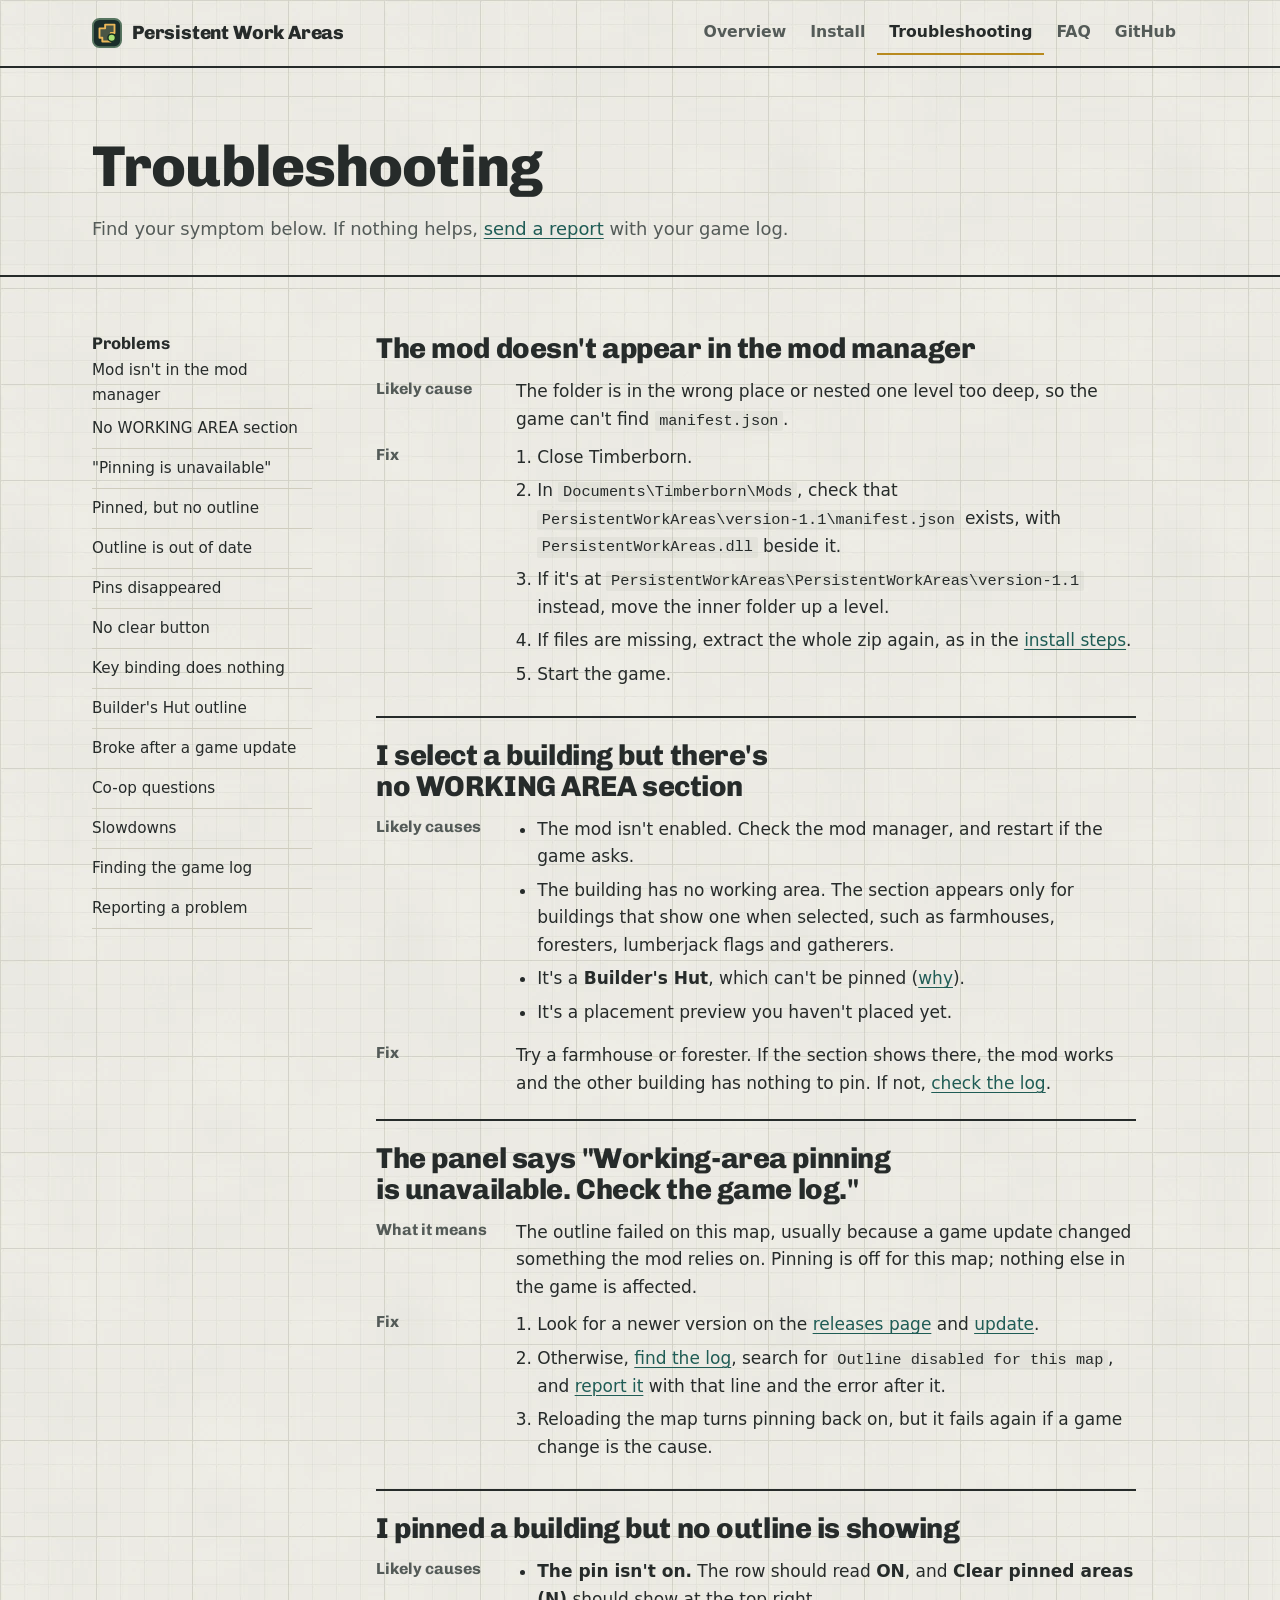
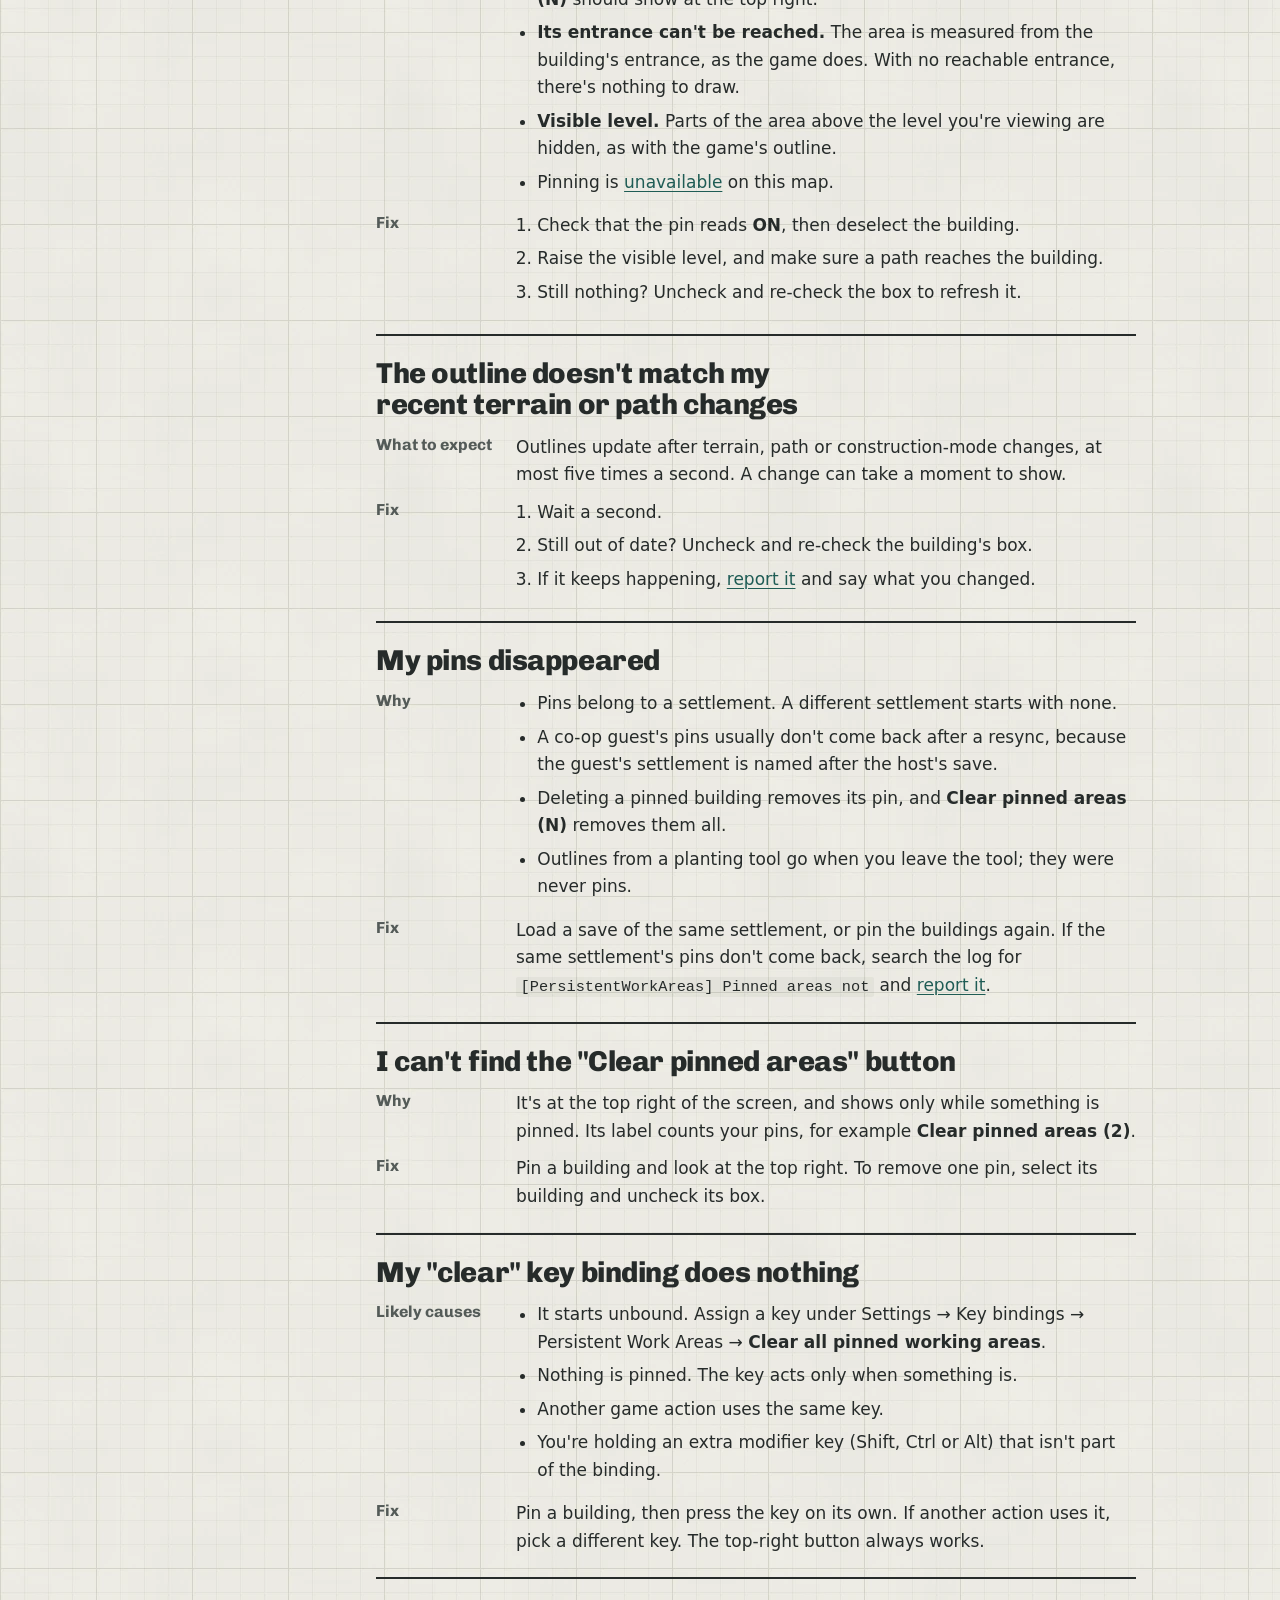
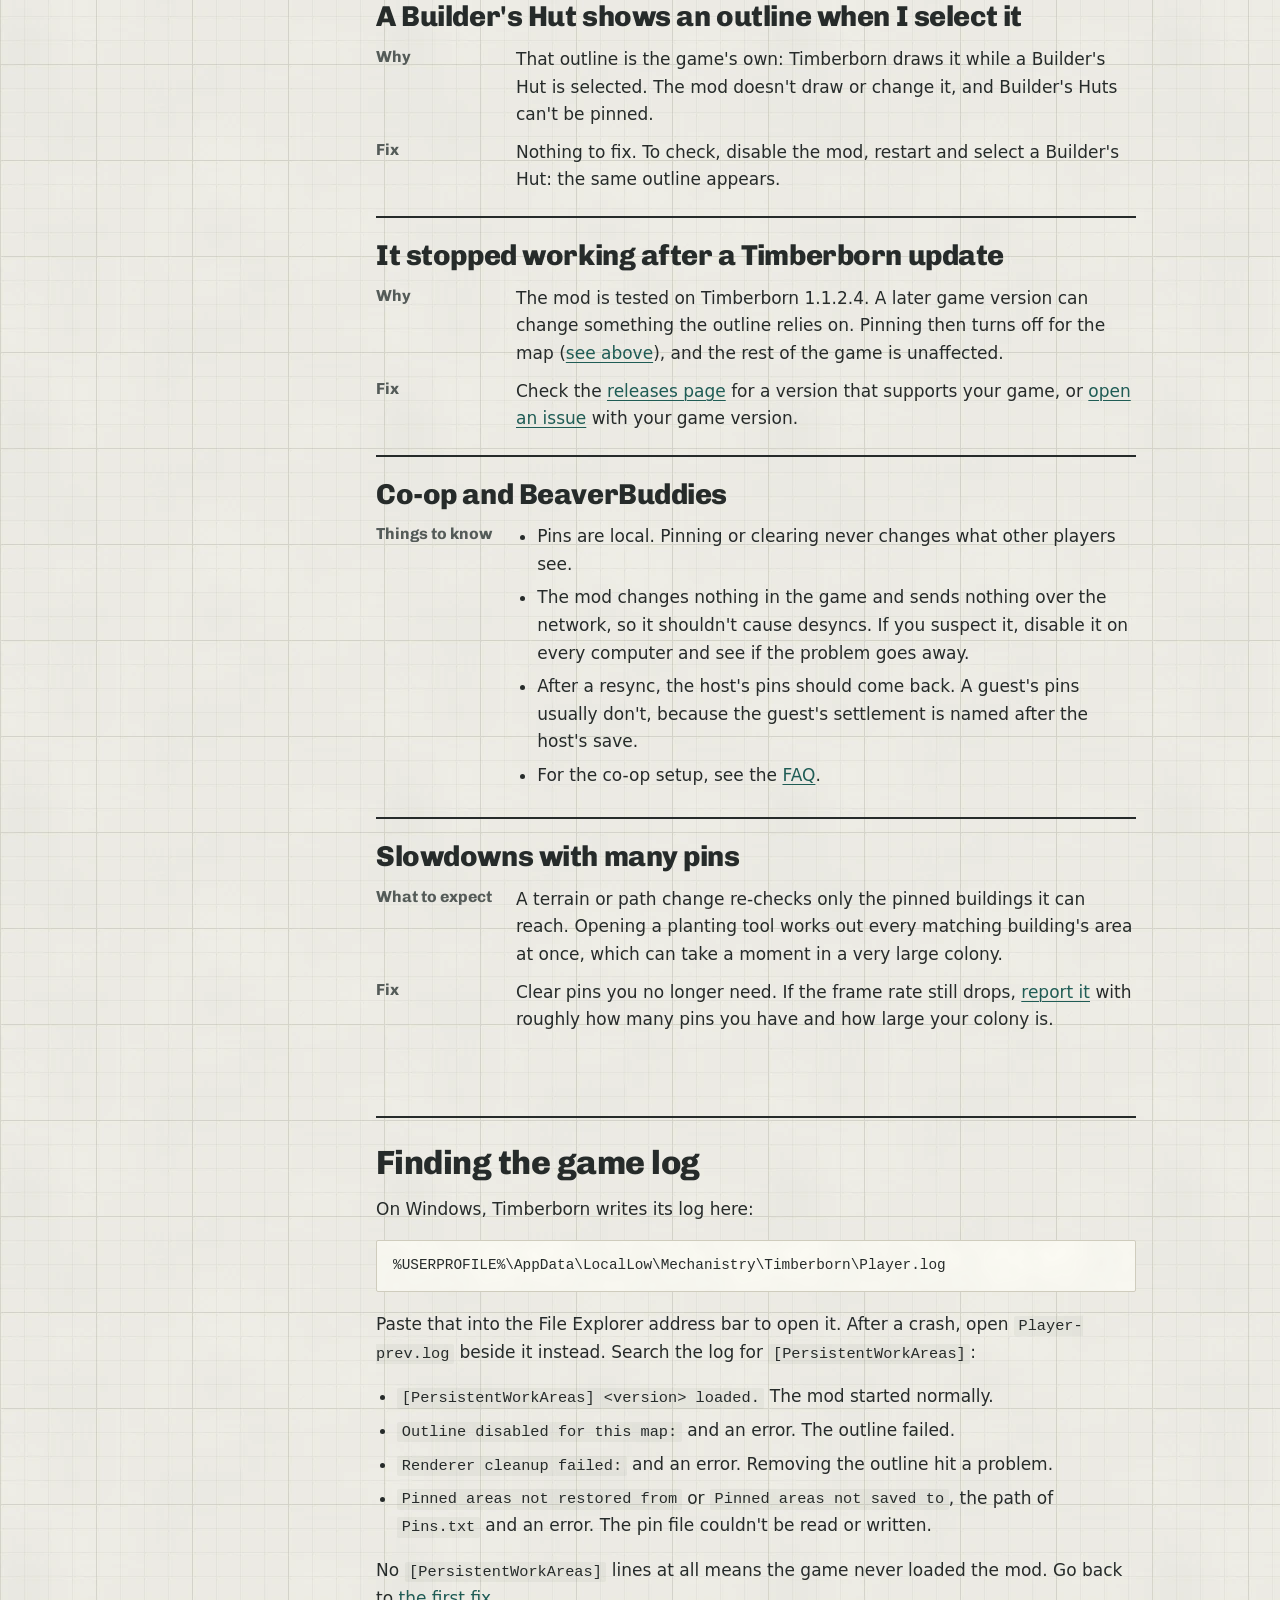
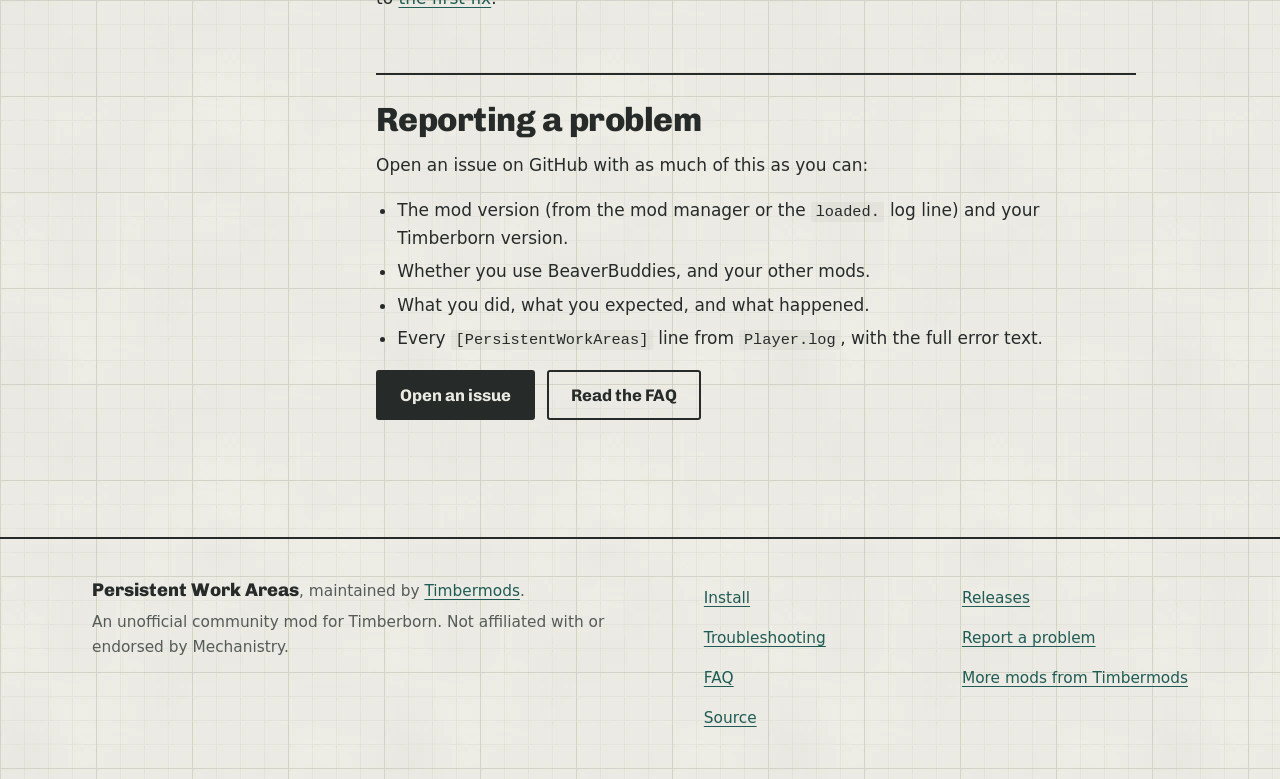
<file: docs/troubleshooting.html>
<!doctype html>
<html lang="en">
<head>
<meta charset="utf-8">
<meta name="viewport" content="width=device-width, initial-scale=1">
<title>Troubleshooting - Persistent Work Areas</title>
<meta name="description" content="Fixes for common Persistent Work Areas problems: mod not listed, no pin panel, missing outlines, unavailable pinning, key bindings and how to read the game log.">
<link rel="canonical" href="https://timbermods.github.io/PersistentWorkAreas/troubleshooting.html">
<link rel="icon" href="assets/favicon.svg" type="image/svg+xml">
<meta name="theme-color" content="#ecebe3" media="(prefers-color-scheme: light)">
<meta name="theme-color" content="#17221f" media="(prefers-color-scheme: dark)">
<link rel="preload" href="assets/fonts/chivo-latin-800-normal.woff2" as="font" type="font/woff2" crossorigin>
<link rel="stylesheet" href="assets/style.css">
</head>
<body>
<a class="skip" href="#main">Skip to content</a>
<header class="site-header">
  <div class="container bar">
    <a class="brand" href="index.html">
      <svg viewBox="0 0 32 32" aria-hidden="true"><rect x="1" y="1" width="30" height="30" rx="7" fill="#1a2e2b" stroke="#577560" stroke-width="2"/><path d="M8 11h6V7h10v9h-4v9h-9v-4H8z" fill="#f5e6a3" fill-opacity=".22" stroke="#ebb859" stroke-width="2" stroke-linejoin="round"/><circle cx="21" cy="21" r="4" fill="#a8e075" stroke="#17301f" stroke-width="1.5"/></svg>
      <span>Persistent Work Areas</span>
    </a>
    <nav aria-label="Main">
      <ul>
        <li><a href="index.html">Overview</a></li>
        <li><a href="install.html">Install</a></li>
        <li><a href="troubleshooting.html" aria-current="page">Troubleshooting</a></li>
        <li><a href="faq.html">FAQ</a></li>
        <li><a href="https://github.com/timbermods/PersistentWorkAreas">GitHub</a></li>
      </ul>
    </nav>
  </div>
</header>

<main id="main">
  <div class="page-head">
    <div class="container">
      <h1>Troubleshooting</h1>
      <p>Find your symptom below. If nothing helps, <a href="#report">send a report</a> with your game log.</p>
    </div>
  </div>

  <div class="container layout">
    <aside class="toc" aria-label="Problems">
      <strong>Problems</strong>
      <ul>
        <li><a href="#not-listed">Mod isn't in the mod manager</a></li>
        <li><a href="#no-panel">No WORKING AREA section</a></li>
        <li><a href="#unavailable">"Pinning is unavailable"</a></li>
        <li><a href="#nothing-shows">Pinned, but no outline</a></li>
        <li><a href="#not-updating">Outline is out of date</a></li>
        <li><a href="#pins-vanish">Pins disappeared</a></li>
        <li><a href="#clear-button">No clear button</a></li>
        <li><a href="#keybinding">Key binding does nothing</a></li>
        <li><a href="#builder-hut">Builder's Hut outline</a></li>
        <li><a href="#after-update">Broke after a game update</a></li>
        <li><a href="#coop">Co-op questions</a></li>
        <li><a href="#performance">Slowdowns</a></li>
        <li><a href="#log">Finding the game log</a></li>
        <li><a href="#report">Reporting a problem</a></li>
      </ul>
    </aside>

    <div class="prose">
      <article class="issue" id="not-listed">
        <h2>The mod doesn't appear in the mod manager</h2>
        <dl>
          <dt>Likely cause</dt>
          <dd>The folder is in the wrong place or nested one level too deep, so the game can't find <code>manifest.json</code>.</dd>
          <dt>Fix</dt>
          <dd>
            <ol>
              <li>Close Timberborn.</li>
              <li>In <code>Documents\Timberborn\Mods</code>, check that <code>PersistentWorkAreas\version-1.1\manifest.json</code> exists, with <code>PersistentWorkAreas.dll</code> beside it.</li>
              <li>If it's at <code>PersistentWorkAreas\PersistentWorkAreas\version-1.1</code> instead, move the inner folder up a level.</li>
              <li>If files are missing, extract the whole zip again, as in the <a href="install.html#install">install steps</a>.</li>
              <li>Start the game.</li>
            </ol>
          </dd>
        </dl>
      </article>

      <article class="issue" id="no-panel">
        <h2>I select a building but there's no WORKING AREA section</h2>
        <dl>
          <dt>Likely causes</dt>
          <dd>
            <ul>
              <li>The mod isn't enabled. Check the mod manager, and restart if the game asks.</li>
              <li>The building has no working area. The section appears only for buildings that show one when selected, such as farmhouses, foresters, lumberjack flags and gatherers.</li>
              <li>It's a <strong>Builder's Hut</strong>, which can't be pinned (<a href="#builder-hut">why</a>).</li>
              <li>It's a placement preview you haven't placed yet.</li>
            </ul>
          </dd>
          <dt>Fix</dt>
          <dd>Try a farmhouse or forester. If the section shows there, the mod works and the other building has nothing to pin. If not, <a href="#log">check the log</a>.</dd>
        </dl>
      </article>

      <article class="issue" id="unavailable">
        <h2>The panel says "Working-area pinning is unavailable. Check the game log."</h2>
        <dl>
          <dt>What it means</dt>
          <dd>The outline failed on this map, usually because a game update changed something the mod relies on. Pinning is off for this map; nothing else in the game is affected.</dd>
          <dt>Fix</dt>
          <dd>
            <ol>
              <li>Look for a newer version on the <a href="https://github.com/timbermods/PersistentWorkAreas/releases/latest">releases page</a> and <a href="install.html#update">update</a>.</li>
              <li>Otherwise, <a href="#log">find the log</a>, search for <code>Outline disabled for this map</code>, and <a href="#report">report it</a> with that line and the error after it.</li>
              <li>Reloading the map turns pinning back on, but it fails again if a game change is the cause.</li>
            </ol>
          </dd>
        </dl>
      </article>

      <article class="issue" id="nothing-shows">
        <h2>I pinned a building but no outline is showing</h2>
        <dl>
          <dt>Likely causes</dt>
          <dd>
            <ul>
              <li><strong>The pin isn't on.</strong> The row should read <strong>ON</strong>, and <strong>Clear pinned areas (N)</strong> should show at the top right.</li>
              <li><strong>Its entrance can't be reached.</strong> The area is measured from the building's entrance, as the game does. With no reachable entrance, there's nothing to draw.</li>
              <li><strong>Visible level.</strong> Parts of the area above the level you're viewing are hidden, as with the game's outline.</li>
              <li>Pinning is <a href="#unavailable">unavailable</a> on this map.</li>
            </ul>
          </dd>
          <dt>Fix</dt>
          <dd>
            <ol>
              <li>Check that the pin reads <strong>ON</strong>, then deselect the building.</li>
              <li>Raise the visible level, and make sure a path reaches the building.</li>
              <li>Still nothing? Uncheck and re-check the box to refresh it.</li>
            </ol>
          </dd>
        </dl>
      </article>

      <article class="issue" id="not-updating">
        <h2>The outline doesn't match my recent terrain or path changes</h2>
        <dl>
          <dt>What to expect</dt>
          <dd>Outlines update after terrain, path or construction-mode changes, at most five times a second. A change can take a moment to show.</dd>
          <dt>Fix</dt>
          <dd>
            <ol>
              <li>Wait a second.</li>
              <li>Still out of date? Uncheck and re-check the building's box.</li>
              <li>If it keeps happening, <a href="#report">report it</a> and say what you changed.</li>
            </ol>
          </dd>
        </dl>
      </article>

      <article class="issue" id="pins-vanish">
        <h2>My pins disappeared</h2>
        <dl>
          <dt>Why</dt>
          <dd>
            <ul>
              <li>Pins belong to a settlement. A different settlement starts with none.</li>
              <li>A co-op guest's pins usually don't come back after a resync, because the guest's settlement is named after the host's save.</li>
              <li>Deleting a pinned building removes its pin, and <strong>Clear pinned areas (N)</strong> removes them all.</li>
              <li>Outlines from a planting tool go when you leave the tool; they were never pins.</li>
            </ul>
          </dd>
          <dt>Fix</dt>
          <dd>Load a save of the same settlement, or pin the buildings again. If the same settlement's pins don't come back, search the log for <code>[PersistentWorkAreas] Pinned areas not</code> and <a href="#report">report it</a>.</dd>
        </dl>
      </article>

      <article class="issue" id="clear-button">
        <h2>I can't find the "Clear pinned areas" button</h2>
        <dl>
          <dt>Why</dt>
          <dd>It's at the top right of the screen, and shows only while something is pinned. Its label counts your pins, for example <strong>Clear pinned areas (2)</strong>.</dd>
          <dt>Fix</dt>
          <dd>Pin a building and look at the top right. To remove one pin, select its building and uncheck its box.</dd>
        </dl>
      </article>

      <article class="issue" id="keybinding">
        <h2>My "clear" key binding does nothing</h2>
        <dl>
          <dt>Likely causes</dt>
          <dd>
            <ul>
              <li>It starts unbound. Assign a key under Settings → Key bindings → Persistent Work Areas → <strong>Clear all pinned working areas</strong>.</li>
              <li>Nothing is pinned. The key acts only when something is.</li>
              <li>Another game action uses the same key.</li>
              <li>You're holding an extra modifier key (Shift, Ctrl or Alt) that isn't part of the binding.</li>
            </ul>
          </dd>
          <dt>Fix</dt>
          <dd>Pin a building, then press the key on its own. If another action uses it, pick a different key. The top-right button always works.</dd>
        </dl>
      </article>

      <article class="issue" id="builder-hut">
        <h2>A Builder's Hut shows an outline when I select it</h2>
        <dl>
          <dt>Why</dt>
          <dd>That outline is the game's own: Timberborn draws it while a Builder's Hut is selected. The mod doesn't draw or change it, and Builder's Huts can't be pinned.</dd>
          <dt>Fix</dt>
          <dd>Nothing to fix. To check, disable the mod, restart and select a Builder's Hut: the same outline appears.</dd>
        </dl>
      </article>

      <article class="issue" id="after-update">
        <h2>It stopped working after a Timberborn update</h2>
        <dl>
          <dt>Why</dt>
          <dd>The mod is tested on Timberborn 1.1.2.4. A later game version can change something the outline relies on. Pinning then turns off for the map (<a href="#unavailable">see above</a>), and the rest of the game is unaffected.</dd>
          <dt>Fix</dt>
          <dd>Check the <a href="https://github.com/timbermods/PersistentWorkAreas/releases">releases page</a> for a version that supports your game, or <a href="#report">open an issue</a> with your game version.</dd>
        </dl>
      </article>

      <article class="issue" id="coop">
        <h2>Co-op and BeaverBuddies</h2>
        <dl>
          <dt>Things to know</dt>
          <dd>
            <ul>
              <li>Pins are local. Pinning or clearing never changes what other players see.</li>
              <li>The mod changes nothing in the game and sends nothing over the network, so it shouldn't cause desyncs. If you suspect it, disable it on every computer and see if the problem goes away.</li>
              <li>After a resync, the host's pins should come back. A guest's pins usually don't, because the guest's settlement is named after the host's save.</li>
              <li>For the co-op setup, see the <a href="faq.html#multiplayer">FAQ</a>.</li>
            </ul>
          </dd>
        </dl>
      </article>

      <article class="issue" id="performance">
        <h2>Slowdowns with many pins</h2>
        <dl>
          <dt>What to expect</dt>
          <dd>A terrain or path change re-checks only the pinned buildings it can reach. Opening a planting tool works out every matching building's area at once, which can take a moment in a very large colony.</dd>
          <dt>Fix</dt>
          <dd>Clear pins you no longer need. If the frame rate still drops, <a href="#report">report it</a> with roughly how many pins you have and how large your colony is.</dd>
        </dl>
      </article>

      <h2 id="log">Finding the game log</h2>
      <p>On Windows, Timberborn writes its log here:</p>
<pre><code>%USERPROFILE%\AppData\LocalLow\Mechanistry\Timberborn\Player.log</code></pre>
      <p>Paste that into the File Explorer address bar to open it. After a crash, open <code>Player-prev.log</code> beside it instead. Search the log for <code>[PersistentWorkAreas]</code>:</p>
      <ul>
        <li><code>[PersistentWorkAreas] &lt;version&gt; loaded.</code> The mod started normally.</li>
        <li><code>Outline disabled for this map:</code> and an error. The outline failed.</li>
        <li><code>Renderer cleanup failed:</code> and an error. Removing the outline hit a problem.</li>
        <li><code>Pinned areas not restored from</code> or <code>Pinned areas not saved to</code>, the path of <code>Pins.txt</code> and an error. The pin file couldn't be read or written.</li>
      </ul>
      <p>No <code>[PersistentWorkAreas]</code> lines at all means the game never loaded the mod. Go back to <a href="#not-listed">the first fix</a>.</p>

      <h2 id="report">Reporting a problem</h2>
      <p>Open an issue on GitHub with as much of this as you can:</p>
      <ul>
        <li>The mod version (from the mod manager or the <code>loaded.</code> log line) and your Timberborn version.</li>
        <li>Whether you use BeaverBuddies, and your other mods.</li>
        <li>What you did, what you expected, and what happened.</li>
        <li>Every <code>[PersistentWorkAreas]</code> line from <code>Player.log</code>, with the full error text.</li>
      </ul>
      <div class="btn-row"><a class="btn" href="https://github.com/timbermods/PersistentWorkAreas/issues/new">Open an issue</a><a class="btn btn-secondary" href="faq.html">Read the FAQ</a></div>
    </div>
  </div>
</main>

<footer class="site-footer">
  <div class="container foot">
    <div>
      <p><strong>Persistent Work Areas</strong>, maintained by <a href="https://github.com/timbermods">Timbermods</a>.</p>
      <p>An unofficial community mod for Timberborn. Not affiliated with or endorsed by Mechanistry.</p>
    </div>
    <ul aria-label="Links">
      <li><a href="install.html">Install</a></li>
      <li><a href="troubleshooting.html">Troubleshooting</a></li>
      <li><a href="faq.html">FAQ</a></li>
      <li><a href="https://github.com/timbermods/PersistentWorkAreas">Source</a></li>
      <li><a href="https://github.com/timbermods/PersistentWorkAreas/releases">Releases</a></li>
      <li><a href="https://github.com/timbermods/PersistentWorkAreas/issues">Report a problem</a></li>
      <li><a href="https://timbermods.github.io/">More mods from Timbermods</a></li>
    </ul>
  </div>
</footer>
<script src="assets/site.js" defer></script>
</body>
</html>
</file>
<file: docs/assets/style.css>
/*
 * Persistent Work Areas: the project site. A sheet of tracing paper taped over the site plan: the outline you drew
 * stays on the vellum while you keep working on the plan underneath, and lifting the sheet changes nothing below.
 * Plan paper with a surveyed grid, vellum sheets held down with drafting tape, graphite ink, and the mod's own outline
 * cream-gold and pin green. The in-game panel replica (the demo) keeps the mod's real panel colours in both themes.
 * Textures are produced by assets/textures/make_textures.py. Chivo is self-hosted (assets/fonts/, OFL).
 */

@font-face { font-family: "Chivo"; font-style: normal; font-weight: 700; font-display: swap; src: url("fonts/chivo-latin-700-normal.woff2") format("woff2"); }
@font-face { font-family: "Chivo"; font-style: normal; font-weight: 800; font-display: swap; src: url("fonts/chivo-latin-800-normal.woff2") format("woff2"); }

:root {
  color-scheme: light dark;
  --plan: #ecebe3;
  --plan-tex: url("textures/plan-light.webp");
  --vellum: #f7f6ef;
  --vellum-tex: url("textures/vellum-light.png");
  --ink: #262b2a;
  --muted: #545b58;
  --rule: #cfccbd;
  --rule-strong: #262b2a;
  --band: rgba(38, 43, 42, .045);
  --link: #1f5c55;
  --link-hover: #123f3a;
  --focus: #1f5c55;
  --outline: #b88a1e;
  --outline-ink: #7a5a0e;
  --pin: #4f7a2a;
  --display: "Chivo", "Arial Narrow", sans-serif;
  --font: system-ui, -apple-system, "Segoe UI", Roboto, "Helvetica Neue", Arial, sans-serif;
  --mono: ui-monospace, "Cascadia Code", "SF Mono", Consolas, "Liberation Mono", monospace;
  --wrap: 1160px;
  --gutter: clamp(16px, 4vw, 32px);
}
@media (prefers-color-scheme: dark) {
  :root {
    --plan: #17221f;
    --plan-tex: url("textures/plan-dark.webp");
    --vellum: #1f2c29;
    --vellum-tex: url("textures/vellum-dark.png");
    --ink: #e6e8e2;
    --muted: #a9b5ae;
    --rule: #34443f;
    --rule-strong: #e6e8e2;
    --band: rgba(230, 232, 226, .04);
    --link: #f0d27a;
    --link-hover: #f8e6b0;
    --focus: #f5e6a3;
    --outline: #ebb859;
    --outline-ink: #ebb859;
    --pin: #a8e075;
  }
}

/* ---------- base ---------- */
*, *::before, *::after { box-sizing: border-box; }
html { -webkit-text-size-adjust: 100%; scroll-padding-top: 24px; }
body { margin: 0; background: var(--plan) var(--plan-tex); color: var(--ink); font: 400 1.0625rem/1.62 var(--font); overflow-wrap: break-word; }
::selection { background: #f5e6a3; color: #1a2e2b; }
img, svg { max-width: 100%; }
[hidden] { display: none !important; }
a { color: var(--link); text-decoration-thickness: 1px; text-underline-offset: 3px; }
a:hover { color: var(--link-hover); text-decoration-thickness: 2px; }
:focus-visible { outline: 3px solid var(--focus); outline-offset: 3px; border-radius: 2px; }
h1, h2, h3 { font-family: var(--display); font-weight: 800; line-height: 1.06; letter-spacing: -.015em; margin: 0 0 .45em; text-wrap: balance; }
h1 { font-size: clamp(2.6rem, 6vw, 4.4rem); }
h2 { font-size: clamp(1.8rem, 3.6vw, 2.6rem); }
h3 { font-size: 1.28rem; font-weight: 700; line-height: 1.2; letter-spacing: -.005em; }
p { margin: 0 0 1em; }
ul, ol { margin: 0 0 1em; padding-left: 1.25em; }
li { margin-bottom: .35em; }
code, pre, kbd { font-family: var(--mono); font-size: .9em; }
code { background: var(--band); padding: .08em .3em; border-radius: 2px; }
strong, b { font-weight: 650; }
table { border-collapse: collapse; width: 100%; }
.sr-only { position: absolute; width: 1px; height: 1px; overflow: hidden; clip: rect(0 0 0 0); white-space: nowrap; }
.container { max-width: var(--wrap); margin: 0 auto; padding-left: var(--gutter); padding-right: var(--gutter); }
.skip { position: absolute; left: 12px; top: -60px; z-index: 100; background: var(--vellum); color: var(--ink); padding: 12px 16px; font-weight: 700; border: 2px solid var(--ink); text-decoration: none; }
.skip:focus, a.skip:hover { top: 12px; color: var(--ink); }

/* a vellum sheet taped over the plan: the one surface everything is drawn on */
.sheet { position: relative; background: var(--vellum-tex); border: 1px solid var(--rule); }
.taped::before, .taped::after { content: ""; position: absolute; top: -12px; width: 76px; height: 24px; background: url("textures/tape.png") center / 100% 100% no-repeat; pointer-events: none; }
.taped::before { left: 18px; transform: rotate(-4deg); }
.taped::after { right: 18px; transform: rotate(3deg); }

/* ---------- header ---------- */
.site-header { border-bottom: 2px solid var(--rule-strong); }
.bar { display: flex; align-items: center; justify-content: space-between; gap: 6px 24px; min-height: 66px; }
.brand { display: inline-flex; align-items: center; gap: 10px; min-height: 44px; color: var(--ink); text-decoration: none; font: 800 1.2rem/1 var(--display); letter-spacing: -.01em; }
.brand:hover { color: var(--ink); }
.brand svg { width: 30px; height: 30px; }
.site-header nav ul { display: flex; align-items: center; flex-wrap: wrap; gap: 0; list-style: none; margin: 0; padding: 0; }
.site-header nav li { margin: 0; }
.site-header nav a { display: inline-flex; align-items: center; min-height: 44px; padding: 0 12px; color: var(--muted); text-decoration: none; font-weight: 600; font-size: .98rem; border-bottom: 2px solid transparent; }
.site-header nav a:hover { color: var(--ink); }
.site-header nav a[aria-current="page"] { color: var(--ink); border-bottom-color: var(--outline); }

/* ---------- buttons ---------- */
.btn { display: inline-flex; align-items: center; justify-content: center; gap: 10px; min-height: 50px; padding: 0 22px; border-radius: 3px; background: var(--ink); color: var(--plan); font: 700 1.05rem/1 var(--display); text-decoration: none; border: 2px solid var(--ink); cursor: pointer; transition: transform .15s cubic-bezier(.2, .8, .2, 1), background-color .15s; }
a.btn:hover { background: var(--link-hover); border-color: var(--link-hover); color: var(--plan); transform: translateY(-1px); }
.btn svg { width: 18px; height: 18px; flex: none; }
a.btn.btn-secondary { background: transparent; color: var(--ink); }
a.btn.btn-secondary:hover { background: var(--band); color: var(--ink); border-color: var(--ink); }
.btn-row { display: flex; flex-wrap: wrap; gap: 12px; margin: 0 0 1.3rem; }
.btn-small { min-height: 44px; padding: 0 14px; font-size: .95rem; }

/* ---------- hero ---------- */
.hero { padding: clamp(28px, 4vw, 52px) 0 clamp(48px, 7vw, 88px); }
.hero-grid { display: grid; grid-template-columns: minmax(0, .9fr) minmax(0, 1.1fr); gap: clamp(28px, 5vw, 64px); align-items: center; }
.pitch { font: 800 clamp(1.4rem, 2.6vw, 1.9rem)/1.1 var(--display); color: var(--outline-ink); margin: 0 0 .6em; letter-spacing: -.01em; }
.lede { font-size: 1.1rem; max-width: 56ch; }
.facts { list-style: none; padding: 0; margin: 0 0 1.4rem; max-width: 58ch; border-top: 2px solid var(--rule-strong); }
.facts li { margin: 0; padding: 8px 0; border-bottom: 1px solid var(--rule); }
.status-note { max-width: 58ch; margin: 0; font-size: .96rem; color: var(--muted); }
.status-note strong { color: var(--ink); }
.ver { font-weight: 650; color: var(--ink); }

/* ---------- the in-game panel replica: the mod's real colours in both themes ---------- */
.demo-sheet { padding: 22px 16px 16px; }
.demo { --ui-bg: #1a2e2b; --ui-line: #577560; --ui-cream: #fff2c9; --ui-gold: #ebb859; --ui-green: #a8e075; --ui-hint: #c4d6c4; --ui-dark: #17301f; margin: 0; background: #0f1d1b; border: 1px solid #2b4339; border-radius: 4px; overflow: hidden; color: var(--ui-cream); }
.demo-top { display: flex; align-items: center; justify-content: space-between; flex-wrap: wrap; gap: 8px 10px; padding: 8px 10px 8px 14px; border-bottom: 1px solid #2b4339; min-height: 56px; }
.demo-top .t { font-size: .88rem; color: #c4d6c4; }
.demo-tools { display: flex; flex-wrap: wrap; gap: 8px; }
.ui-btn { min-height: 40px; font: 700 .88rem var(--font); background: #294f45; color: var(--ui-cream); border: 1px solid #85ab78; border-radius: 4px; padding: 6px 12px; cursor: pointer; }
.ui-btn:hover { background: #33614f; }
.ui-btn[aria-pressed="true"] { background: #3d5b2c; border-color: var(--ui-green); }
.ui-btn:disabled { opacity: .45; cursor: default; }
.ui-btn:disabled:hover { background: #294f45; }
.demo :focus-visible { outline: 3px dashed var(--ui-cream); outline-offset: 2px; }
.demo svg.map { display: block; width: 100%; height: auto; background: #223a2c; touch-action: manipulation; }
.map .ground-hit { fill: transparent; cursor: default; }
.map .grid-line { stroke: #2b4735; stroke-width: 1; }
.map .road { fill: #8b7a55; }
.map .road-mark { stroke: #a8966b; stroke-width: 2; stroke-dasharray: 8 8; }
.map .area-fill { fill: #f5e6a3; fill-opacity: .24; shape-rendering: crispEdges; }
.map .area-edge { stroke: #f5e6a3; stroke-width: 2.5; stroke-linecap: round; fill: none; }
.map .bld { cursor: pointer; }
.map .bld .body { stroke: #0c1712; stroke-width: 2; }
.map .bld:hover .body { stroke: #fff2c9; }
.map .bld:focus-visible { outline: none; }
.map .bld:focus-visible .body { stroke: #fff2c9; stroke-width: 3; stroke-dasharray: 5 3; }
.map .bld[aria-pressed="true"] .body { stroke: #ebb859; stroke-width: 3.5; stroke-dasharray: none; }
.map .bld .label { font: 700 13px var(--font); fill: #fff2c9; paint-order: stroke; stroke: #0c1712; stroke-width: 3px; pointer-events: none; }
.map .pin-dot { fill: #a8e075; stroke: #17301f; stroke-width: 2; }
.demo-ui { padding: 12px 14px; display: grid; gap: 10px; }
.ui-panel { background: var(--ui-bg); border: 1px solid var(--ui-line); border-radius: 5px; padding: 10px; box-shadow: inset 4px 0 0 var(--ui-gold); }
.ui-panel.pinned { box-shadow: inset 4px 0 0 var(--ui-green); }
.ui-panel .h { font-size: 11px; font-weight: 800; color: var(--ui-gold); letter-spacing: .04em; margin: 0 0 7px 6px; }
.ui-panel .who { font-size: .82rem; color: var(--ui-hint); margin: 0 0 8px 6px; }
.ui-toggle { width: 100%; display: flex; align-items: center; gap: 10px; min-height: 46px; padding: 8px 10px; background: #26382f; color: var(--ui-cream); border: 2px solid var(--ui-gold); border-radius: 4px; cursor: pointer; font: inherit; text-align: left; }
.ui-toggle:hover { background: #40593f; border-color: var(--ui-cream); }
.ui-panel.pinned .ui-toggle { background: #304d38; border-color: var(--ui-green); }
.ui-toggle .box { flex: none; width: 24px; height: 24px; border: 2px solid var(--ui-gold); border-radius: 3px; background: #122320; display: grid; place-items: center; }
.ui-panel.pinned .ui-toggle .box { background: var(--ui-green); border-color: var(--ui-green); }
.ui-toggle .box i { display: none; width: 7px; height: 12px; border-right: 3px solid var(--ui-dark); border-bottom: 3px solid var(--ui-dark); transform: rotate(40deg) translate(-1px, -2px); }
.ui-panel.pinned .ui-toggle .box i { display: block; }
.ui-toggle .name { flex: 1; font-weight: 700; font-size: 14px; }
.ui-toggle .state { flex: none; min-width: 34px; text-align: center; font-size: 11px; font-weight: 800; padding: 3px 5px; border-radius: 3px; background: #4a4a35; color: var(--ui-cream); }
.ui-panel.pinned .ui-toggle .state { background: var(--ui-green); color: var(--ui-dark); }
.ui-panel .hint { font-size: 12px; color: var(--ui-hint); margin: 7px 0 0 6px; }
.ui-empty { font-size: .92rem; color: var(--ui-hint); margin: 0; padding: 4px 2px; }
.demo-foot { padding: 0 14px 12px; font-size: .8rem; color: #a9bdab; display: flex; justify-content: space-between; gap: 10px; flex-wrap: wrap; }
.demo-sheet figcaption { margin: 10px 2px 0; font-size: .88rem; color: var(--muted); }
.ui-sample { max-width: 420px; margin: 0 0 1.2rem; }

/* ---------- sections ---------- */
section { padding: clamp(56px, 8vw, 100px) 0; }
.ruled { border-top: 2px solid var(--rule-strong); }
.section-head { max-width: 760px; margin-bottom: clamp(26px, 4vw, 40px); }
.section-head p { color: var(--muted); font-size: 1.1rem; margin: 0; }
.tight { padding-top: 0; }
.unplayed { display: block; margin-top: .5em; font-size: .9rem; font-style: italic; color: var(--muted); }

/* the three moves, each on its own taped sheet with a drawn outline */
.moves { display: grid; grid-template-columns: repeat(3, minmax(0, 1fr)); gap: 30px 24px; list-style: none; margin: 0; padding: 0; }
.move { margin: 0; padding: 26px 22px 20px; }
.move svg { display: block; width: 100%; height: auto; max-height: 120px; margin: 0 0 14px; }
.move h3 { margin-bottom: .3em; }
.move p { margin: 0; color: var(--muted); }
.draw-grid { stroke: var(--rule); stroke-width: 1; }
.draw-bld { fill: var(--ink); }
.draw-outline { fill: none; stroke: var(--outline); stroke-width: 2.4; stroke-linejoin: round; }
.draw-fill { fill: var(--outline); fill-opacity: .14; }
.draw-pin { fill: var(--pin); }
.draw-label { font: 700 12px var(--font); fill: var(--muted); }
.draw-strong { fill: var(--ink); font-size: 14px; }

.edges { display: grid; grid-template-columns: repeat(2, minmax(0, 1fr)); gap: 8px clamp(24px, 5vw, 56px); }
.edges > div { padding: 16px 0; border-top: 1px solid var(--rule); }
.edges h3 { font-size: 1.2rem; }
.edges p { margin: 0; color: var(--muted); }
.checks, .tick { list-style: none; padding: 0; margin: 0 0 1rem; }
.checks li, .tick li { position: relative; padding-left: 30px; margin: 0 0 .7em; }
.checks li::before, .tick li::before { content: ""; position: absolute; left: 0; top: .22em; width: 20px; height: 20px; background: var(--pin); -webkit-mask: url("data:image/svg+xml,%3Csvg xmlns='http://www.w3.org/2000/svg' viewBox='0 0 20 20'%3E%3Cpath d='M4 10.5l4 4 8-9' fill='none' stroke='black' stroke-width='2.6' stroke-linecap='round' stroke-linejoin='round'/%3E%3C/svg%3E") center / contain no-repeat; mask: url("data:image/svg+xml,%3Csvg xmlns='http://www.w3.org/2000/svg' viewBox='0 0 20 20'%3E%3Cpath d='M4 10.5l4 4 8-9' fill='none' stroke='black' stroke-width='2.6' stroke-linecap='round' stroke-linejoin='round'/%3E%3C/svg%3E") center / contain no-repeat; }
.checks.no li::before, .tick.no li::before, .checks.open li::before { background: var(--muted); -webkit-mask-image: url("data:image/svg+xml,%3Csvg xmlns='http://www.w3.org/2000/svg' viewBox='0 0 20 20'%3E%3Cpath d='M5 10h10' fill='none' stroke='black' stroke-width='2.6' stroke-linecap='round'/%3E%3C/svg%3E"); mask-image: url("data:image/svg+xml,%3Csvg xmlns='http://www.w3.org/2000/svg' viewBox='0 0 20 20'%3E%3Cpath d='M5 10h10' fill='none' stroke='black' stroke-width='2.6' stroke-linecap='round'/%3E%3C/svg%3E"); }
.checks.open li::before { -webkit-mask-image: url("data:image/svg+xml,%3Csvg xmlns='http://www.w3.org/2000/svg' viewBox='0 0 20 20'%3E%3Ccircle cx='10' cy='10' r='7' fill='none' stroke='black' stroke-width='2' stroke-dasharray='3 2.5'/%3E%3C/svg%3E"); mask-image: url("data:image/svg+xml,%3Csvg xmlns='http://www.w3.org/2000/svg' viewBox='0 0 20 20'%3E%3Ccircle cx='10' cy='10' r='7' fill='none' stroke='black' stroke-width='2' stroke-dasharray='3 2.5'/%3E%3C/svg%3E"); }
.aside-note { margin: 18px 0 0; color: var(--muted); max-width: 80ch; }

.sheet-rows { margin: 0; border-top: 2px solid var(--rule-strong); }
.sheet-rows > div { display: grid; grid-template-columns: 200px minmax(0, 1fr); gap: 8px 28px; padding: 16px 0; border-bottom: 1px solid var(--rule); }
.sheet-rows dt { font: 700 1.1rem/1.3 var(--display); }
.sheet-rows dd { margin: 0; }
.sheet-rows dd p { margin: 0 0 .6em; }
.sheet-rows dd p:last-child { margin: 0; }

.status-grid { display: grid; grid-template-columns: repeat(2, minmax(0, 1fr)); gap: 30px clamp(24px, 5vw, 56px); }
.status-grid > div { padding: 26px 24px 18px; }
.status-grid h3 { padding-bottom: 8px; border-bottom: 2px solid var(--pin); }
.status-grid .open-col h3 { border-bottom-color: var(--muted); }

.cta .container { display: grid; grid-template-columns: minmax(0, 1fr) auto; gap: 20px 48px; align-items: end; }
.cta ol { margin: 0; padding-left: 1.3em; color: var(--muted); max-width: 64ch; }
.cta ol b { color: var(--ink); }
.cta .btn-row { margin: 0; }

/* the legend: what it outlines, what it doesn't, each with its swatch */
.legend { padding: 28px 26px 18px; display: grid; grid-template-columns: repeat(2, minmax(0, 1fr)); gap: 8px 40px; }
.legend h3 { font-size: 1.15rem; margin-bottom: .6em; }
.legend ul { list-style: none; margin: 0; padding: 0; }
.legend li { display: grid; grid-template-columns: 34px minmax(0, 1fr); gap: 12px; align-items: start; margin: 0 0 .7em; }
.swatch { width: 34px; height: 22px; margin-top: 2px; border: 2.5px solid var(--outline); background: rgb(235 184 89 / .18); }
.swatch.no { border: 2px dashed var(--muted); background: none; position: relative; }
.swatch.no::after { content: ""; position: absolute; left: -3px; right: -3px; top: 50%; border-top: 2px solid var(--muted); transform: rotate(-24deg); }

/* the title block: the drawing's facts in bordered cells */
.tb-sheet { padding: 28px 22px 22px; }
.title-block { display: grid; grid-template-columns: repeat(2, minmax(0, 1fr)); border: 2px solid var(--ink); margin: 0; }
.title-block > div { padding: 16px 18px; border-right: 1px solid var(--ink); border-bottom: 1px solid var(--ink); }
.title-block > div:nth-child(2n) { border-right: 0; }
.title-block > div:nth-last-child(-n+2) { border-bottom: 0; }
.title-block dt { font: 700 .82rem/1.2 var(--display); letter-spacing: .06em; text-transform: uppercase; color: var(--muted); margin-bottom: 6px; }
.title-block dd { margin: 0; }
.title-block dd p { margin: 0 0 .5em; }
.title-block dd p:last-child { margin: 0; }

/* good to know: one sheet of notes */
.notes-sheet { padding: 28px 26px 12px; display: grid; grid-template-columns: repeat(2, minmax(0, 1fr)); gap: 4px 40px; }
.notes-sheet > div { padding: 12px 0 14px; border-top: 1px dashed var(--rule); }
.notes-sheet > div:nth-child(-n+2) { border-top: 0; }
.notes-sheet h3 { font-size: 1.12rem; margin-bottom: .3em; }
.notes-sheet p { margin: 0; color: var(--muted); }

/* ---------- guides ---------- */
.page-head { padding: clamp(36px, 6vw, 68px) 0 clamp(22px, 3vw, 32px); border-bottom: 2px solid var(--rule-strong); }
.page-head h1 { font-size: clamp(2.4rem, 5.4vw, 3.6rem); margin-bottom: .3em; }
.page-head p { color: var(--muted); font-size: 1.12rem; margin: 0; max-width: 62ch; }
.layout { display: grid; grid-template-columns: 220px minmax(0, 1fr); gap: clamp(28px, 5vw, 64px); padding-top: clamp(32px, 5vw, 56px); padding-bottom: clamp(56px, 8vw, 96px); }
.toc { position: sticky; top: 24px; align-self: start; font-size: .95rem; }
.toc strong { display: block; font: 700 1.05rem/1.2 var(--display); margin-bottom: .3rem; }
.toc ol, .toc ul { list-style: none; padding: 0; margin: 0; }
.toc li { margin: 0; }
.toc a { display: flex; align-items: center; min-height: 40px; color: var(--ink); text-decoration: none; border-bottom: 1px solid var(--rule); }
.toc a:hover { color: var(--link); }
.prose { max-width: 760px; min-width: 0; }
.prose > h2, .prose section > h2 { font-size: clamp(1.6rem, 3vw, 2.1rem); margin: 1.8em 0 .45em; padding-top: .8em; border-top: 2px solid var(--rule-strong); }
.prose > h2:first-child, .prose > :first-child > h2:first-child { margin-top: 0; padding-top: 0; border-top: 0; }
.prose section { padding: 0; }
.prose h3 { margin: 1.4em 0 .35em; }
.prose table { margin: 0 0 1.4rem; font-size: .95rem; }
.prose th, .prose td { text-align: left; padding: 10px 14px 10px 0; border-bottom: 1px solid var(--rule); vertical-align: top; }
.prose thead th { font: 700 1rem/1.3 var(--display); border-bottom: 2px solid var(--rule-strong); }
.prose .steps { list-style: none; padding: 0; margin: 0 0 1.2rem; counter-reset: step; }
.prose .steps > li { counter-increment: step; position: relative; margin: 0; padding: 14px 0 14px 52px; border-top: 1px solid var(--rule); }
.prose .steps > li::before { content: counter(step); position: absolute; left: 0; top: 12px; width: 34px; height: 34px; display: grid; place-items: center; border: 2px solid var(--ink); border-radius: 50%; font: 800 1.05rem/1 var(--display); }
.prose .steps h3 { margin: 3px 0 .2em; }
.prose .steps p { margin: 0; }
pre { margin: 0 0 1.2rem; padding: 14px 16px; background: var(--vellum) var(--vellum-tex); border: 1px solid var(--rule); border-radius: 2px; overflow-x: auto; line-height: 1.5; font-size: .9rem; }
pre code { background: none; padding: 0; font-size: inherit; white-space: pre-wrap; word-break: break-word; }
.callout { margin: 0 0 1.4rem; padding: 18px 20px; background: var(--vellum) var(--vellum-tex); border: 1px solid var(--rule); border-top: 3px solid var(--outline); }
.callout > :last-child { margin-bottom: 0; }
.callout .t { display: block; font: 700 1.05rem/1.3 var(--display); margin-bottom: .3em; }
.file-name { margin: 10px 0 0; font-size: .9rem; }

.issue { padding: 22px 0; border-top: 2px solid var(--rule-strong); }
.issue:first-child { border-top: 0; padding-top: 0; }
.issue h2 { font-size: clamp(1.4rem, 2.6vw, 1.8rem); margin: 0 0 .5em; padding: 0; border: 0; }
.issue dl { margin: 0; display: grid; grid-template-columns: 120px minmax(0, 1fr); gap: 10px 20px; }
.issue dt { font: 700 1rem/1.4 var(--display); color: var(--muted); }
.issue dd { margin: 0; }
.issue dd > :last-child { margin-bottom: 0; }

.faq-wrap { padding-top: clamp(28px, 4vw, 40px); padding-bottom: clamp(56px, 8vw, 88px); }
.faq-wrap .prose { max-width: 52em; }
.q-tools { display: flex; gap: 10px; margin: 0 0 2.2rem; }
.q-tools .btn { background: transparent; color: var(--ink); min-height: 44px; font-size: .95rem; }
.faq-group { margin: 0 0 2.2rem; }
.faq-group h2 { font-size: clamp(1.6rem, 3vw, 2.1rem); margin: 0 0 .3em; }
details.q { border-top: 1px solid var(--rule); }
.faq-group details.q:last-child { border-bottom: 1px solid var(--rule); }
details.q summary { list-style: none; display: grid; grid-template-columns: minmax(0, 1fr) 24px; gap: 12px; align-items: center; min-height: 56px; padding: 10px 0; cursor: pointer; font-weight: 650; font-size: 1.04rem; }
details.q summary::-webkit-details-marker { display: none; }
details.q summary::after { content: ""; width: 20px; height: 20px; justify-self: end; background: var(--ink); -webkit-mask: url("data:image/svg+xml,%3Csvg xmlns='http://www.w3.org/2000/svg' viewBox='0 0 20 20'%3E%3Cpath d='M5 8l5 5 5-5' fill='none' stroke='black' stroke-width='2.4' stroke-linecap='round' stroke-linejoin='round'/%3E%3C/svg%3E") center / contain no-repeat; mask: url("data:image/svg+xml,%3Csvg xmlns='http://www.w3.org/2000/svg' viewBox='0 0 20 20'%3E%3Cpath d='M5 8l5 5 5-5' fill='none' stroke='black' stroke-width='2.4' stroke-linecap='round' stroke-linejoin='round'/%3E%3C/svg%3E") center / contain no-repeat; transition: transform .2s cubic-bezier(.2, .8, .2, 1); }
details.q[open] summary::after { transform: rotate(180deg); }
details.q summary:hover { color: var(--link); }
details.q .a { padding: 0 0 20px; }
details.q .a > :last-child { margin-bottom: 0; }
details.q[open] { border-top: 2px solid var(--outline); }

/* ---------- footer ---------- */
.site-footer { border-top: 2px solid var(--rule-strong); padding: 40px 0; font-size: .96rem; color: var(--muted); }
.foot { display: grid; grid-template-columns: minmax(0, 1fr) auto; gap: 20px 40px; align-items: start; }
.foot p { margin: 0 0 .4em; }
.foot strong { color: var(--ink); font: 800 1.15rem/1.3 var(--display); }
.foot ul { list-style: none; padding: 0; margin: 0; columns: 2; column-gap: 32px; }
.foot li { margin: 0; }
.foot li a { display: inline-flex; align-items: center; min-height: 40px; }
.lost { padding-top: 40px; padding-bottom: 96px; }

/* ---------- responsive ---------- */
@media (max-width: 960px) {
  .hero-grid { grid-template-columns: minmax(0, 1fr); }
  .demo-sheet { max-width: 680px; }
  .moves { grid-template-columns: minmax(0, 1fr); max-width: 560px; }
  /* the demo comes straight after the lead, so the pinned outline is on the first screen */
  .hero-grid { gap: 0; }
  .hero-grid > div:first-child { display: contents; }
  .hero-grid h1 { order: 1; } .pitch { order: 2; } .lede { order: 3; }
  .demo-sheet { order: 4; margin: 10px 0 30px; }
  .facts { order: 5; } .hero .btn-row { order: 6; } .status-note { order: 7; }
}
@media (max-width: 860px) {
  .edges, .status-grid, .cta .container, .legend, .notes-sheet, .title-block { grid-template-columns: minmax(0, 1fr); }
  .title-block > div, .title-block > div:nth-child(2n) { border-right: 0; border-bottom: 1px solid var(--ink); }
  .title-block > div:last-child { border-bottom: 0; }
  .notes-sheet > div:nth-child(2) { border-top: 1px dashed var(--rule); }
  .layout { grid-template-columns: minmax(0, 1fr); }
  .toc { position: static; }
  .toc ol, .toc ul { columns: 2; column-gap: 20px; }
  .sheet-rows > div { grid-template-columns: minmax(0, 1fr); }
}
@media (max-width: 720px) {
  .bar { flex-wrap: wrap; padding-top: 4px; }
  .site-header nav { width: 100%; }
  .site-header nav a { padding: 0 6px; font-size: .9rem; }
  .site-header nav li:first-child a { padding-left: 0; }
  .demo-sheet { margin-left: calc(-1 * var(--gutter)); margin-right: calc(-1 * var(--gutter)); border-left: 0; border-right: 0; padding: 20px 8px 12px; }
  .map .bld .label { font-size: 16px; }
  .issue dl { grid-template-columns: minmax(0, 1fr); gap: 4px; }
  .toc ol, .toc ul { columns: 1; }
  .foot { grid-template-columns: minmax(0, 1fr); }
}
@media (prefers-reduced-motion: reduce) {
  *, *::before, *::after { transition: none !important; animation: none !important; scroll-behavior: auto !important; }
}
</file>
